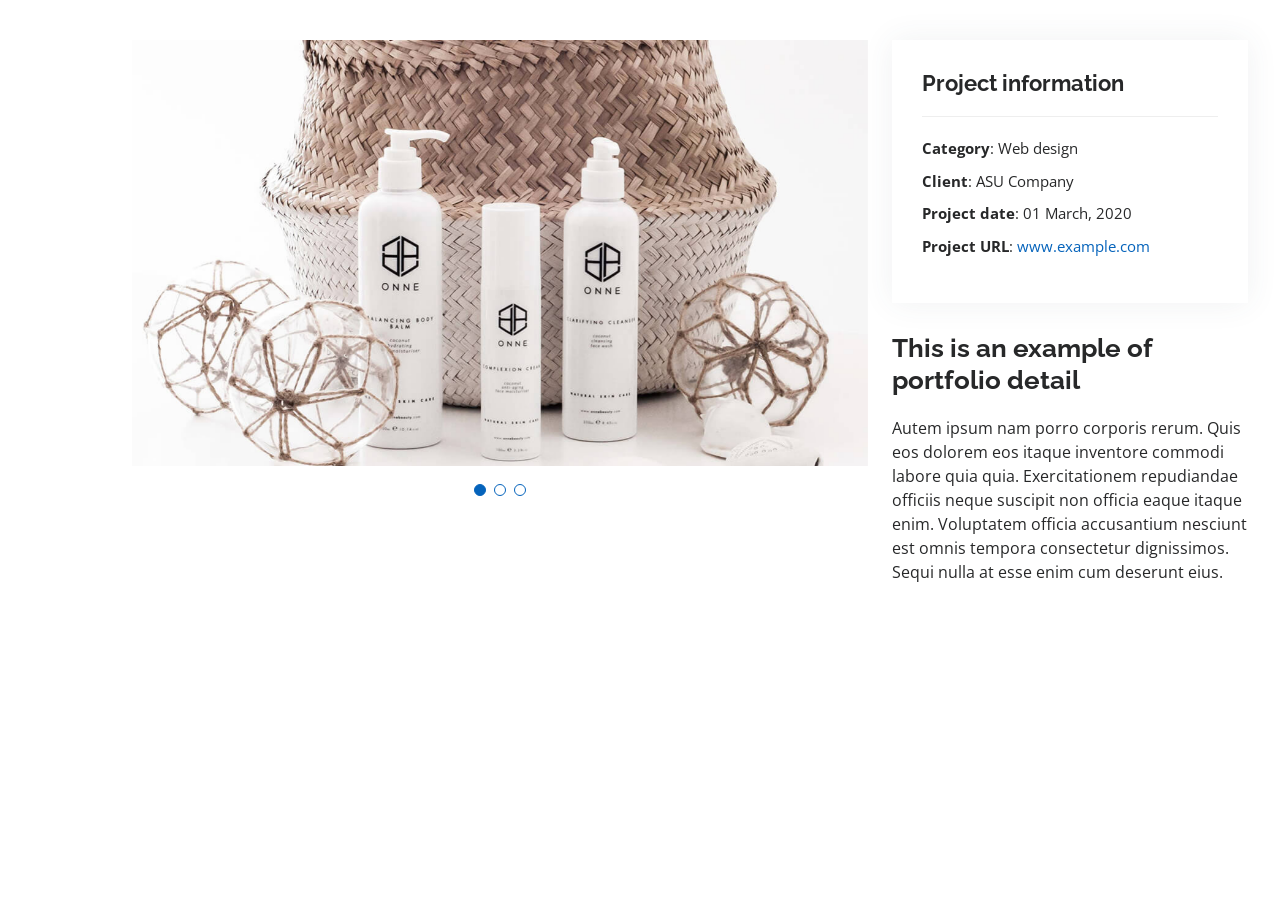
<file: portfolio-details.html>
<!DOCTYPE html>
<html lang="en">

<head>
  <meta charset="utf-8">
  <meta content="width=device-width, initial-scale=1.0" name="viewport">

  <title>Portfolio Details - Personal Bootstrap Template</title>
  <meta content="" name="description">
  <meta content="" name="keywords">

  <!-- Favicons -->
  <link href="assets/img/favicon.png" rel="icon">
  <link href="assets/img/apple-touch-icon.png" rel="apple-touch-icon">

  <!-- Google Fonts -->
  <link href="https://fonts.googleapis.com/css?family=Open+Sans:300,300i,400,400i,600,600i,700,700i|Raleway:300,300i,400,400i,500,500i,600,600i,700,700i|Poppins:300,300i,400,400i,500,500i,600,600i,700,700i" rel="stylesheet">

  <!-- Vendor CSS Files -->
  <link href="assets/vendor/aos/aos.css" rel="stylesheet">
  <link href="assets/vendor/bootstrap/css/bootstrap.min.css" rel="stylesheet">
  <link href="assets/vendor/bootstrap-icons/bootstrap-icons.css" rel="stylesheet">
  <link href="assets/vendor/boxicons/css/boxicons.min.css" rel="stylesheet">
  <link href="assets/vendor/glightbox/css/glightbox.min.css" rel="stylesheet">
  <link href="assets/vendor/swiper/swiper-bundle.min.css" rel="stylesheet">

  <!-- Template Main CSS File -->
  <link href="assets/css/style.css" rel="stylesheet">

  <!-- =======================================================
  * Template Name: MyResume
  * Template URL: https://bootstrapmade.com/free-html-bootstrap-template-my-resume/
  * Updated: Mar 17 2024 with Bootstrap v5.3.3
  * Author: BootstrapMade.com
  * License: https://bootstrapmade.com/license/
  ======================================================== -->
</head>

<body>

  <main id="main">

    <!-- ======= Portfolio Details Section ======= -->
    <section id="portfolio-details" class="portfolio-details">
      <div class="container">

        <div class="row gy-4">

          <div class="col-lg-8">
            <div class="portfolio-details-slider swiper">
              <div class="swiper-wrapper align-items-center">

                <div class="swiper-slide">
                  <img src="assets/img/portfolio/portfolio-details-1.jpg" alt="">
                </div>

                <div class="swiper-slide">
                  <img src="assets/img/portfolio/portfolio-details-2.jpg" alt="">
                </div>

                <div class="swiper-slide">
                  <img src="assets/img/portfolio/portfolio-details-3.jpg" alt="">
                </div>

              </div>
              <div class="swiper-pagination"></div>
            </div>
          </div>

          <div class="col-lg-4">
            <div class="portfolio-info">
              <h3>Project information</h3>
              <ul>
                <li><strong>Category</strong>: Web design</li>
                <li><strong>Client</strong>: ASU Company</li>
                <li><strong>Project date</strong>: 01 March, 2020</li>
                <li><strong>Project URL</strong>: <a href="#">www.example.com</a></li>
              </ul>
            </div>
            <div class="portfolio-description">
              <h2>This is an example of portfolio detail</h2>
              <p>
                Autem ipsum nam porro corporis rerum. Quis eos dolorem eos itaque inventore commodi labore quia quia. Exercitationem repudiandae officiis neque suscipit non officia eaque itaque enim. Voluptatem officia accusantium nesciunt est omnis tempora consectetur dignissimos. Sequi nulla at esse enim cum deserunt eius.
              </p>
            </div>
          </div>

        </div>

      </div>
    </section><!-- End Portfolio Details Section -->

  </main><!-- End #main -->

  <div id="preloader"></div>
  <a href="#" class="back-to-top d-flex align-items-center justify-content-center"><i class="bi bi-arrow-up-short"></i></a>

  <!-- Vendor JS Files -->
  <script src="assets/vendor/purecounter/purecounter_vanilla.js"></script>
  <script src="assets/vendor/aos/aos.js"></script>
  <script src="assets/vendor/bootstrap/js/bootstrap.bundle.min.js"></script>
  <script src="assets/vendor/glightbox/js/glightbox.min.js"></script>
  <script src="assets/vendor/isotope-layout/isotope.pkgd.min.js"></script>
  <script src="assets/vendor/swiper/swiper-bundle.min.js"></script>
  <script src="assets/vendor/typed.js/typed.umd.js"></script>
  <script src="assets/vendor/waypoints/noframework.waypoints.js"></script>
  <script src="assets/vendor/php-email-form/validate.js"></script>

  <!-- Template Main JS File -->
  <script src="assets/js/main.js"></script>

</body>

</html>
</file>
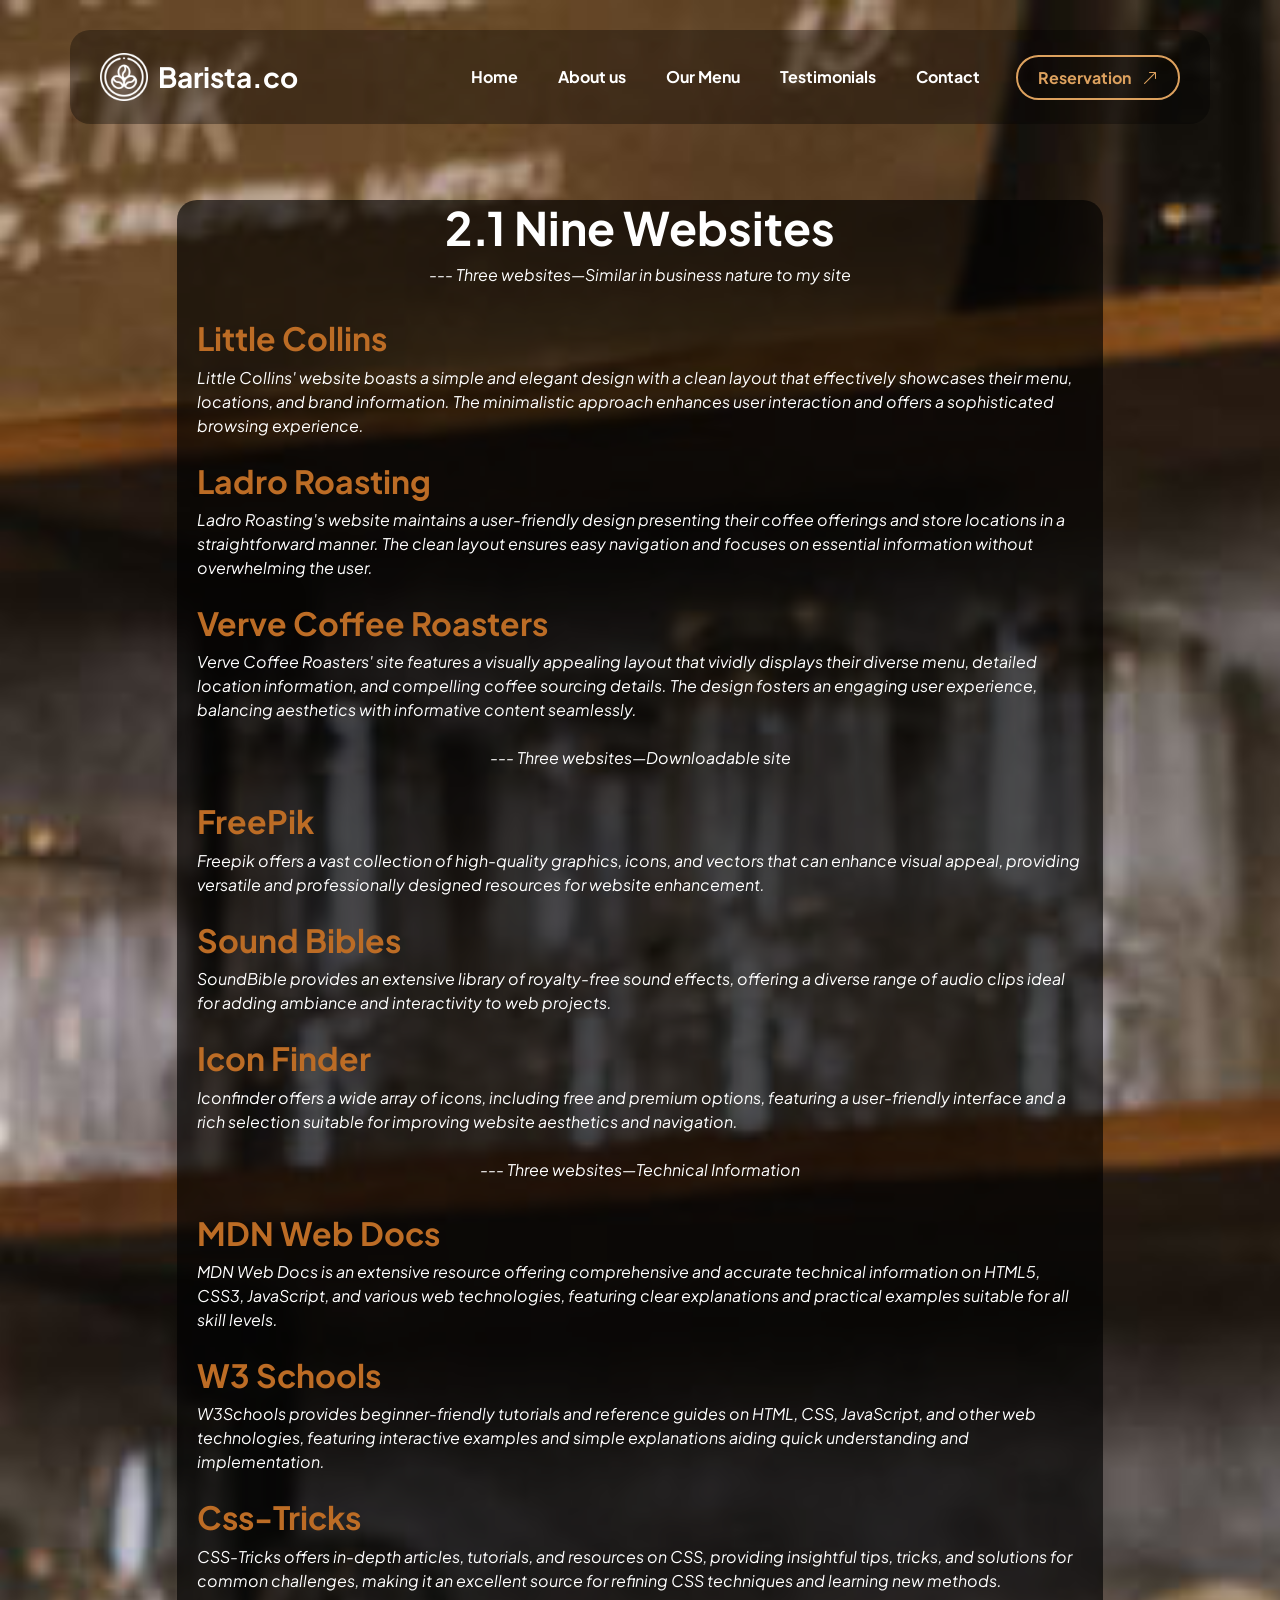
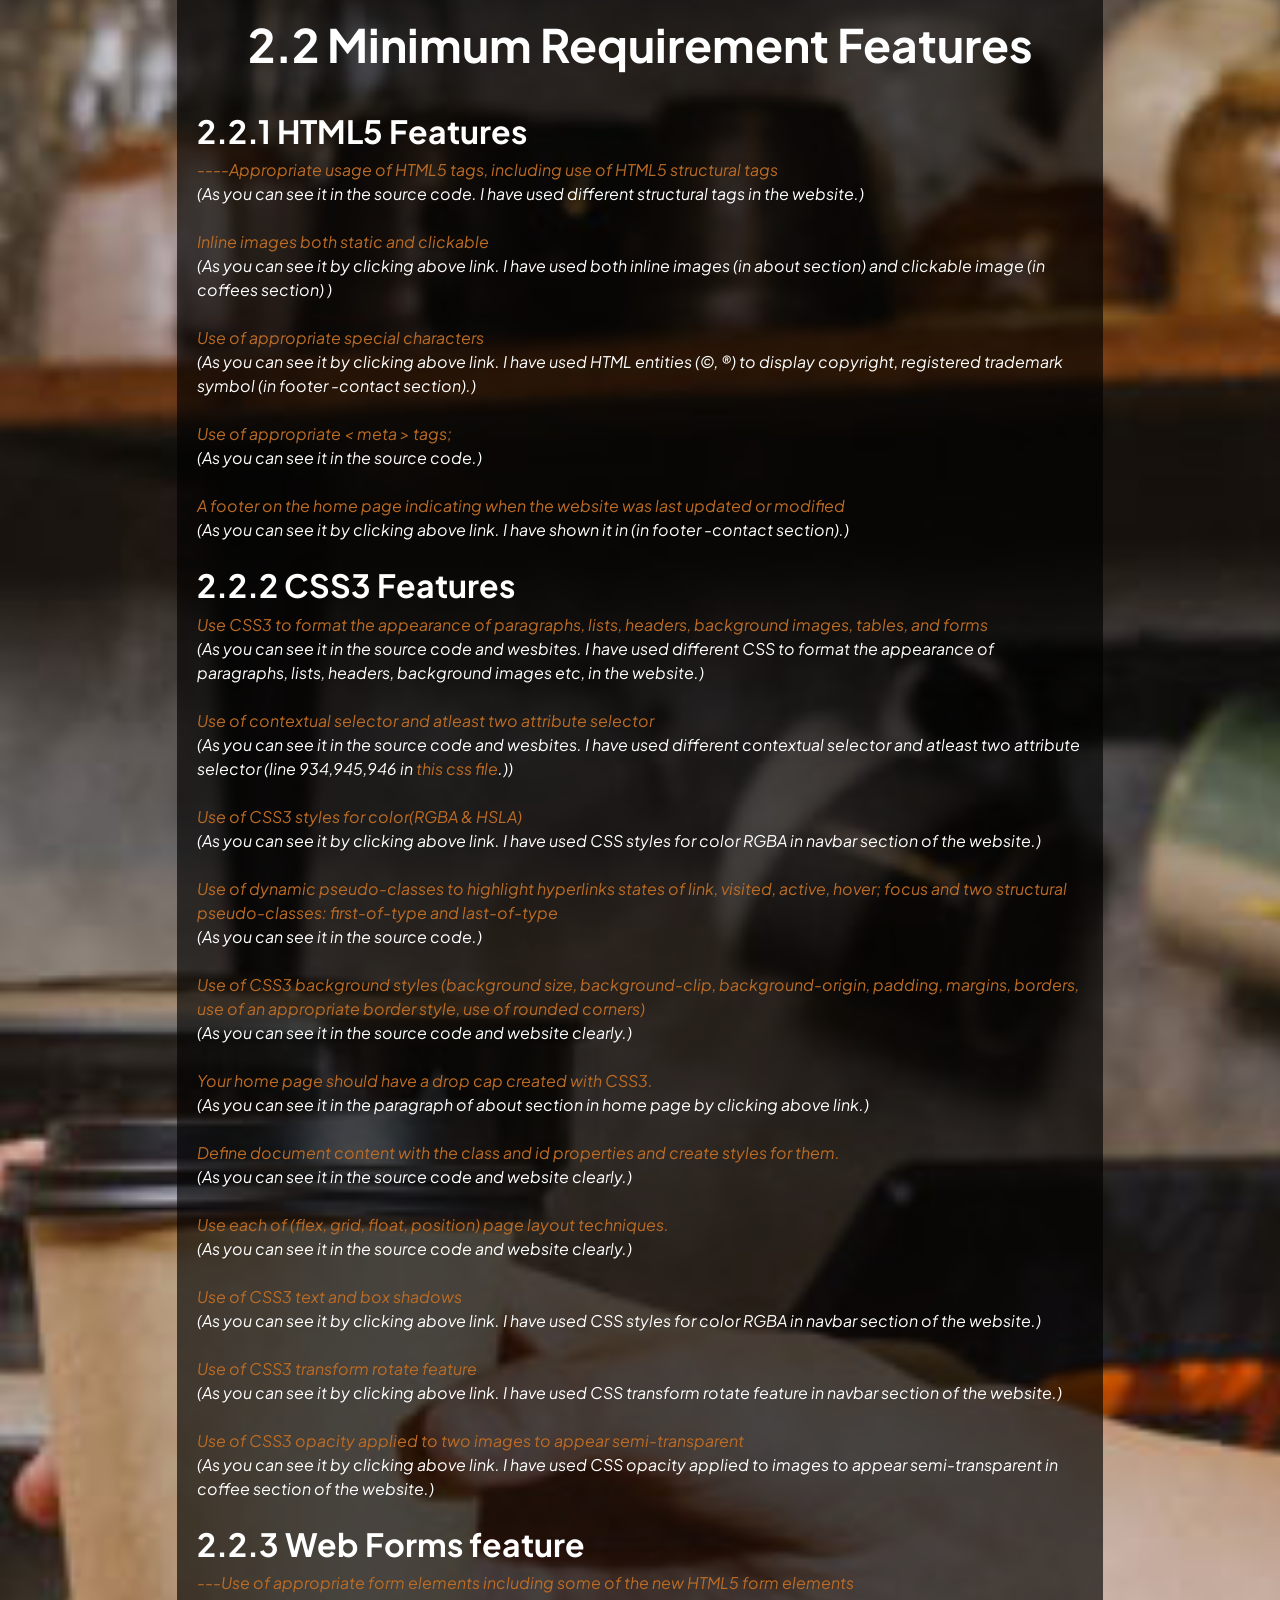
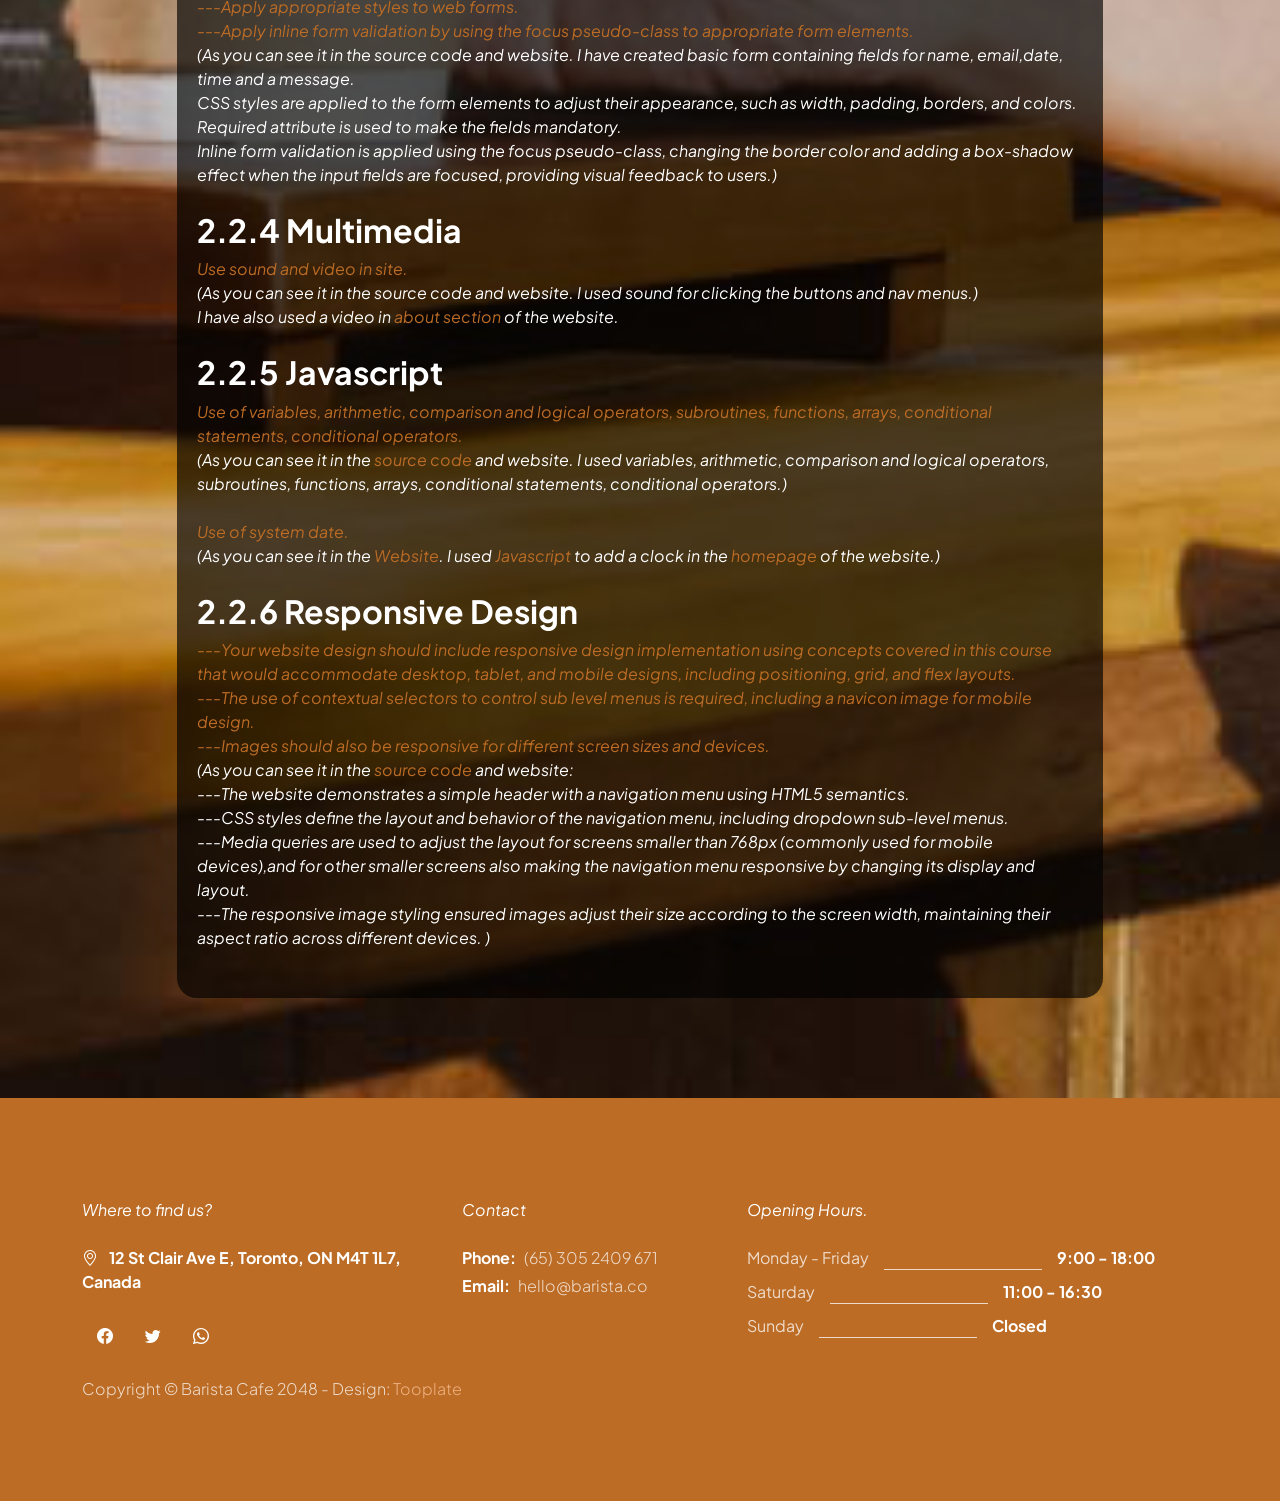
<file: reference.html>
<!doctype html>
<html lang="en">

<head>
    <meta charset="utf-8">
    <meta name="viewport" content="width=device-width, initial-scale=1">

    <meta name="description" content="">
    <meta name="author" content="">

    <title>Cross Reference - Barista Cafe</title>

    <!-- favicon link -->
    <link rel="icon" href="images/coffee-beans.png">

    <!-- CSS FILES -->
    <link rel="preconnect" href="https://fonts.googleapis.com">

    <link rel="preconnect" href="https://fonts.gstatic.com" crossorigin>

    <link
        href="https://fonts.googleapis.com/css2?family=Plus+Jakarta+Sans:ital,wght@0,200;0,400;0,600;0,700;1,200;1,700&display=swap"
        rel="stylesheet">

    <link href="css/bootstrap.min.css" rel="stylesheet">

    <link href="css/bootstrap-icons.css" rel="stylesheet">

    <link href="css/vegas.min.css" rel="stylesheet">

    <link href="css/tooplate-barista.css" rel="stylesheet">
    <!--

Tooplate 2137 Barista

https://www.tooplate.com/view/2137-barista-cafe

Bootstrap 5 HTML CSS Template

-->
</head>

<body class="reservation-page">

    <main>
        <nav class="navbar navbar-expand-lg">
            <div class="container">
                <a class="navbar-brand d-flex align-items-center" href="index.html">
                    <img src="images/coffee-beans.png" class="navbar-brand-image img-fluid" alt="">
                    Barista.co
                </a>

                <button class="navbar-toggler" type="button" data-bs-toggle="collapse" data-bs-target="#navbarNav"
                    aria-controls="navbarNav" aria-expanded="false" aria-label="Toggle navigation">
                    <span class="navbar-toggler-icon"></span>
                </button>

                <div class="collapse navbar-collapse" id="navbarNav">
                    <ul class="navbar-nav ms-lg-auto">
                        <li class="nav-item">
                            <a class="nav-link" href="index.html#section_1">Home</a>
                        </li>

                        <li class="nav-item">
                            <a class="nav-link" href="index.html#section_2">About us</a>
                        </li>

                        <li class="nav-item">
                            <a class="nav-link" href="index.html#section_3">Our Menu</a>
                        </li>

                        <li class="nav-item">
                            <a class="nav-link" href="index.html#section_4">Testimonials</a>
                        </li>

                        <li class="nav-item">
                            <a class="nav-link" href="index.html#section_5">Contact</a>
                        </li>
                    </ul>

                    <div class="ms-lg-3">
                        <a class="btn custom-btn custom-border-btn" href="reservation.html">
                            Reservation
                            <i class="bi-arrow-up-right ms-2"></i>
                        </a>
                    </div>
                </div>
            </div>
        </nav>

        <!-- audio -->
        <audio id="audioPlayer">
            <source src="audios/click-sfx.mp3" type="audio/mpeg">
            Your browser does not support the audio element.
        </audio>
        <!-- audio -->


        <section class="booking-section section-padding">
            <div class="container">
                <div class="row">

                    <div class="col-lg-10 col-12 mx-auto">
                        <div class="booking-form-wrap">
                            <div class="row">
                                <div class="col-12 p-0">
                                    <!-- ############### 2.1 Nine Websites ###################-->
                                    <div class="text-center mb-4 pb-lg-2">
                                        <h2 class="text-white">2.1 Nine Websites</h2>
                                        <em class="text-white">--- Three websites—Similar in business nature to my
                                            site</em>
                                    </div>

                                    <div class="text-left p-0-2">

                                        <div class="mb-3 pb-lg-2">
                                            <h3 class="text-white"><a href="https://www.littlecollinsnyc.com/"
                                                    target="_blank">Little
                                                    Collins</a></h3>
                                            <em class="text-white">Little Collins' website boasts a simple and
                                                elegant design with a clean layout that effectively showcases their
                                                menu,
                                                locations, and brand information. The minimalistic approach enhances
                                                user
                                                interaction and offers a sophisticated browsing experience.</em>
                                        </div>

                                        <div class="mb-3 pb-lg-2">
                                            <h3 class="text-white"><a href="https://www.caffeladro.com/"
                                                    target="_blank">Ladro
                                                    Roasting</a>
                                            </h3>
                                            <em class="text-white">Ladro Roasting's website maintains a user-friendly
                                                design presenting their coffee offerings and store locations in a
                                                straightforward manner. The clean layout ensures easy navigation and
                                                focuses
                                                on essential information without overwhelming the user.</em>
                                        </div>

                                        <div class="mb-3 pb-lg-2">
                                            <h3 class="text-white"><a href="https://www.vervecoffee.com/"
                                                    target="_blank">Verve Coffee
                                                    Roasters</a></h3>
                                            <em class="text-white">Verve Coffee Roasters' site features a visually
                                                appealing layout that vividly displays their diverse menu, detailed
                                                location
                                                information, and compelling coffee sourcing details. The design fosters
                                                an
                                                engaging user experience, balancing aesthetics with informative content
                                                seamlessly.</em>
                                        </div>

                                    </div>

                                    <div class="text-center mb-4 pb-lg-2">
                                        <em class="text-white">--- Three websites—Downloadable
                                            site</em>
                                    </div>
                                    <div class="text-left p-0-2">

                                        <div class="mb-3 pb-lg-2">
                                            <h3 class="text-white"><a href="https://www.freepik.com/"
                                                    target="_blank">FreePik</a></h3>
                                            <em class="text-white">Freepik offers a vast collection of high-quality
                                                graphics, icons, and vectors that can enhance visual appeal, providing
                                                versatile and professionally designed resources for website
                                                enhancement.</em>
                                        </div>

                                        <div class="mb-3 pb-lg-2">
                                            <h3 class="text-white"><a href="https://soundbible.com/"
                                                    target="_blank">Sound Bibles</a>
                                            </h3>
                                            <em class="text-white"> SoundBible provides an extensive library of
                                                royalty-free sound effects, offering a diverse range of audio clips
                                                ideal for adding ambiance and interactivity to web projects.</em>
                                        </div>

                                        <div class="mb-3 pb-lg-2">
                                            <h3 class="text-white"><a href="https://www.iconfinder.com/"
                                                    target="_blank">Icon Finder</a></h3>
                                            <em class="text-white"> Iconfinder offers a wide array of icons, including
                                                free and premium options, featuring a user-friendly interface and a rich
                                                selection suitable for improving website aesthetics and navigation.</em>
                                        </div>

                                    </div>

                                    <div class="text-center mb-4 pb-lg-2">
                                        <em class="text-white">--- Three websites—Technical Information</em>
                                    </div>

                                    <div class="text-left p-0-2">

                                        <div class="mb-3 pb-lg-2">
                                            <h3 class="text-white"><a href="https://developer.mozilla.org/en-US/"
                                                    target="_blank">MDN Web Docs</a></h3>
                                            <em class="text-white">MDN Web Docs is an extensive resource offering
                                                comprehensive and accurate technical information on HTML5, CSS3,
                                                JavaScript, and various web technologies, featuring clear explanations
                                                and practical examples suitable for all skill levels.</em>
                                        </div>

                                        <div class="mb-3 pb-lg-2">
                                            <h3 class="text-white"><a href="https://www.w3schools.com/"
                                                    target="_blank">W3
                                                    Schools</a>
                                            </h3>
                                            <em class="text-white"> W3Schools provides beginner-friendly tutorials and
                                                reference guides on HTML, CSS, JavaScript, and other web technologies,
                                                featuring interactive examples and simple explanations aiding quick
                                                understanding and implementation.</em>
                                        </div>

                                        <div class="mb-3 pb-lg-2">
                                            <h3 class="text-white"><a href="https://css-tricks.com/"
                                                    target="_blank">Css-Tricks</a></h3>
                                            <em class="text-white">CSS-Tricks offers in-depth articles, tutorials, and
                                                resources on CSS, providing insightful tips, tricks, and solutions for
                                                common challenges, making it an excellent source for refining CSS
                                                techniques and learning new methods.</em>
                                        </div>

                                    </div>

                                    <!-- ######################################################## -->

                                    <!-- ################ 2.2 Minimum Requirement Features ###########-->
                                    <div class="text-center mb-4 pb-lg-2">
                                        <h2 class="text-white">2.2 Minimum Requirement Features</h2>
                                    </div>

                                    <div class="text-left p-0-2">
                                        <div class="mb-3 pb-lg-2">

                                            <!-- 2.2.1 HTML5 Features -->
                                            <h3 class="text-white">2.2.1 HTML5 Features </h3>
                                            <em class="text-white">

                                                <a href="index.html">
                                                    ----Appropriate usage of HTML5 tags, including use of HTML5
                                                    structural tags
                                                </a>
                                                <br>
                                                <em>(As you can see it in the source code. I have used different
                                                    structural tags in the website.)
                                                </em>
                                                <br>
                                                <br>

                                                <a href="index.html#section_3">
                                                    Inline images both static and clickable
                                                </a>
                                                <br>
                                                <em>(As you can see it by clicking above link. I have used both inline
                                                    images (in about section) and clickable image (in coffees section) )
                                                </em>
                                                <br>
                                                <br>

                                                <a href="index.html#section_6">
                                                    Use of appropriate special characters
                                                </a>
                                                <br>
                                                <em>(As you can see it by clicking above link. I have used HTML entities
                                                    (&copy;, &reg;) to display copyright, registered trademark symbol
                                                    (in footer -contact section).)
                                                </em>
                                                <br>
                                                <br>

                                                <a href="#">
                                                    Use of appropriate
                                                    &lt; meta &gt tags;
                                                </a>
                                                <br>
                                                <em>(As you can see it in the source code.)
                                                </em>
                                                <br>
                                                <br>

                                                <a href="index.html#section_6">
                                                    A footer on the home page indicating when the website was last
                                                    updated or modified
                                                </a>
                                                <br>
                                                <em>(As you can see it by clicking above link. I have shown it in
                                                    (in footer -contact section).)
                                                </em>
                                                <br>
                                                <br>
                                            </em>
                                            <!-- 2.2.1 HTML5 Features -->

                                            <!-- 2.2.2 CSS3 Features -->
                                            <h3 class="text-white">2.2.2 CSS3 Features </h3>
                                            <em class="text-white">

                                                <a href="index.html">
                                                    Use CSS3 to format the appearance of paragraphs, lists, headers,
                                                    background images, tables, and forms
                                                </a>
                                                <br>
                                                <em>(As you can see it in the source code and wesbites. I have used
                                                    different CSS to format the appearance of paragraphs, lists,
                                                    headers,
                                                    background images etc, in the website.)
                                                </em>
                                                <br>
                                                <br>

                                                <a href="#">
                                                    Use of contextual selector and atleast two attribute selector
                                                </a>
                                                <br>
                                                <em>(As you can see it in the source code and wesbites. I have used
                                                    different
                                                    contextual selector and atleast two attribute selector (line
                                                    934,945,946 in <a href="css/tooplate-barista.css">this css
                                                        file</a>.))
                                                    <br>
                                                    <br>

                                                    <a href="index.html">
                                                        Use of CSS3 styles for color(RGBA & HSLA)
                                                    </a>
                                                    <br>
                                                    <em>(As you can see it by clicking above link. I have used CSS
                                                        styles for color RGBA in navbar section of the website.)
                                                    </em>
                                                    <br>
                                                    <br>

                                                    <a href="css/tooplate-barista.css">
                                                        Use of dynamic pseudo-classes to highlight hyperlinks states of
                                                        link, visited, active, hover; focus and two structural
                                                        pseudo-classes: first-of-type and last-of-type
                                                    </a>
                                                    <br>
                                                    <em>(As you can see it in the source code.)
                                                    </em>
                                                    <br>
                                                    <br>

                                                    <a href="css/tooplate-barista.css">
                                                        Use of CSS3 background styles (background size, background-clip,
                                                        background-origin, padding, margins, borders, use of an
                                                        appropriate border style, use of rounded corners)
                                                    </a>
                                                    <br>
                                                    <em>(As you can see it in the source code and website clearly.)
                                                    </em>
                                                    <br>
                                                    <br>

                                                    <a href="index.html#section_2">
                                                        Your home page should have a drop cap created with CSS3.
                                                    </a>
                                                    <br>
                                                    <em>(As you can see it in the paragraph of about section in home
                                                        page by clicking above link.)
                                                    </em>
                                                    <br>
                                                    <br>

                                                    <a href="css/tooplate-barista.css">
                                                        Define document content with the class and id properties and
                                                        create styles for them.
                                                    </a>
                                                    <br>
                                                    <em>(As you can see it in the source code and website clearly.)
                                                    </em>
                                                    <br>
                                                    <br>

                                                    <a href="css/tooplate-barista.css">
                                                        Use each of (flex, grid, float, position) page layout
                                                        techniques.
                                                    </a>
                                                    <br>
                                                    <em>(As you can see it in the source code and website clearly.)
                                                    </em>
                                                    <br>
                                                    <br>

                                                    <a href="index.html">
                                                        Use of CSS3 text and box shadows
                                                    </a>
                                                    <br>
                                                    <em>(As you can see it by clicking above link. I have used CSS
                                                        styles for color RGBA in navbar section of the website.)
                                                    </em>
                                                    <br>
                                                    <br>

                                                    <a href="index.html">
                                                        Use of CSS3 transform rotate feature
                                                    </a>
                                                    <br>
                                                    <em>(As you can see it by clicking above link. I have used CSS
                                                        transform rotate feature in navbar section of the website.)
                                                    </em>
                                                    <br>
                                                    <br>

                                                    <a href="index.html#section_3">
                                                        Use of CSS3 opacity applied to two images to appear
                                                        semi-transparent
                                                    </a>
                                                    <br>
                                                    <em>(As you can see it by clicking above link. I have used CSS
                                                        opacity applied to images to appear
                                                        semi-transparent in coffee section of the website.)
                                                    </em>
                                                    <br>
                                                    <br>
                                                </em>
                                            </em>
                                            <!-- 2.2.2 CSS3 Features -->


                                            <!-- 2.2.3 Web Forms -->
                                            <h3 class="text-white">2.2.3 Web Forms feature </h3>
                                            <em class="text-white">

                                                <a href="index.html">
                                                    ---Use of appropriate form elements including some of the new HTML5
                                                    form elements
                                                    <br>
                                                    ---Apply appropriate styles to web forms.
                                                    <br>
                                                    ---Apply inline form validation by using the focus pseudo-class to
                                                    appropriate form elements.
                                                </a>
                                                <br>
                                                <em>(As you can see it in the source code and website. I have created
                                                    basic form containing fields for name, email,date, time
                                                    and a message.
                                                    <br>
                                                    CSS styles are applied to the form elements to adjust their
                                                    appearance, such as width, padding, borders, and colors.
                                                    <br>
                                                    Required attribute is used to make the fields mandatory.
                                                    <br>
                                                    Inline form validation is applied using the focus pseudo-class,
                                                    changing the border color and adding a box-shadow effect when the
                                                    input fields are focused, providing visual feedback to users.)
                                                </em>
                                                <br>
                                                <br>
                                            </em>
                                            <!-- 2.2.3 Web Forms -->

                                            <!-- 2.2.4 Multimedia -->
                                            <h3 class="text-white">2.2.4 Multimedia </h3>
                                            <em class="text-white">

                                                <a href="index.html">
                                                    Use sound and video in site.
                                                </a>
                                                <br>
                                                <em>(As you can see it in the source code and website. I used sound for
                                                    clicking the buttons and nav menus.)
                                                    <br>
                                                    I have also used a video in <a href="index.html#section_2">about
                                                        section</a>
                                                    of the
                                                    website.
                                                </em>
                                                <br>
                                                <br>
                                            </em>
                                            <!-- 2.2.4 Multimedia -->

                                            <!-- 2.2.5 Javascript -->
                                            <h3 class="text-white">2.2.5 Javascript </h3>

                                            <em class="text-white">
                                                <a href="js/">
                                                    Use of variables, arithmetic, comparison and logical operators,
                                                    subroutines, functions, arrays, conditional statements, conditional
                                                    operators.
                                                </a>
                                                <br>
                                                <em>(As you can see it in the <a href="js/">source code</a> and website.
                                                    I used variables,
                                                    arithmetic, comparison and logical operators,
                                                    subroutines, functions, arrays, conditional statements, conditional
                                                    operators.)
                                                </em>
                                                <br>
                                                <br>

                                                <a href="index.html">
                                                    Use of system date.
                                                </a>
                                                <br>
                                                <em>(As you can see it in the <a href="index.html">Website</a>.
                                                    I used <a href="js/site-clock.js">Javascript</a> to add a clock in
                                                    the <a href="index.html">homepage</a> of the website.)
                                                </em>
                                                <br>
                                                <br>
                                            </em>
                                            <!-- 2.2.5 Javascript -->

                                            <!-- 2.2.6  Responsive Design -->
                                            <h3 class="text-white">2.2.6 Responsive Design </h3>

                                            <em class="text-white">
                                                <a href="index.html">
                                                    ---Your website design should include responsive design
                                                    implementation
                                                    using concepts covered in this course that would accommodate
                                                    desktop, tablet, and mobile designs, including positioning, grid,
                                                    and flex layouts.
                                                    <br>
                                                    ---The use of contextual selectors to control sub level menus is
                                                    required, including a navicon image for mobile design.
                                                    <br>
                                                    ---Images should also be responsive for different screen sizes and
                                                    devices.
                                                </a>
                                                <br>
                                                <em>(As you can see it in the <a href="css/">source code</a> and
                                                    website:
                                                    <br>
                                                    ---The website demonstrates a simple header with a navigation menu
                                                    using HTML5 semantics.
                                                    <br>
                                                    ---CSS styles define the layout and behavior of the navigation menu,
                                                    including dropdown sub-level menus.
                                                    <br>
                                                    ---Media queries are used to adjust the layout for screens smaller
                                                    than
                                                    768px (commonly used for mobile devices),and for other smaller
                                                    screens also making the navigation menu
                                                    responsive by changing its display and layout.
                                                    <br>
                                                    ---The responsive image styling ensured images adjust their size
                                                    according to the screen width, maintaining their aspect ratio across
                                                    different devices.
                                                    )
                                                </em>
                                                <br>
                                                <br>
                                            </em>
                                            <!-- 2.2.6 Responsive Design -->
                                        </div>
                                    </div>


                                    <!-- ######################################################## -->

                                </div>

                            </div>
                        </div>

                    </div>
                </div>
        </section>


        <footer class="site-footer">
            <div class="container">
                <div class="row">

                    <div class="col-lg-4 col-12 me-auto">
                        <em class="text-white d-block mb-4">Where to find us?</em>

                        <strong class="text-white">
                            <i class="bi-geo-alt me-2"></i>
                            12 St Clair Ave E, Toronto, ON M4T 1L7, Canada
                        </strong>

                        <ul class="social-icon mt-4">
                            <li class="social-icon-item">
                                <a href="#" class="social-icon-link bi-facebook">
                                </a>
                            </li>

                            <li class="social-icon-item">
                                <a href="https://x.com/minthu" target="_new" class="social-icon-link bi-twitter">
                                </a>
                            </li>

                            <li class="social-icon-item">
                                <a href="#" class="social-icon-link bi-whatsapp">
                                </a>
                            </li>
                        </ul>
                    </div>

                    <div class="col-lg-3 col-12 mt-4 mb-3 mt-lg-0 mb-lg-0">
                        <em class="text-white d-block mb-4">Contact</em>

                        <p class="d-flex mb-1">
                            <strong class="me-2">Phone:</strong>
                            <a href="tel: 305-240-9671" class="site-footer-link">
                                (65)
                                305 2409 671
                            </a>
                        </p>

                        <p class="d-flex">
                            <strong class="me-2">Email:</strong>

                            <a href="mailto:info@yourgmail.com" class="site-footer-link">
                                hello@barista.co
                            </a>
                        </p>
                    </div>


                    <div class="col-lg-5 col-12">
                        <em class="text-white d-block mb-4">Opening Hours.</em>

                        <ul class="opening-hours-list">
                            <li class="d-flex">
                                Monday - Friday
                                <span class="underline"></span>

                                <strong>9:00 - 18:00</strong>
                            </li>

                            <li class="d-flex">
                                Saturday
                                <span class="underline"></span>

                                <strong>11:00 - 16:30</strong>
                            </li>

                            <li class="d-flex">
                                Sunday
                                <span class="underline"></span>

                                <strong>Closed</strong>
                            </li>
                        </ul>
                    </div>

                    <div class="col-lg-8 col-12 mt-4">
                        <p class="copyright-text mb-0">Copyright © Barista Cafe 2048
                            - Design: <a rel="sponsored" href="https://www.tooplate.com" target="_blank">Tooplate</a>
                        </p>
                    </div>

                </div>
        </footer>
    </main>


    <!-- JAVASCRIPT FILES -->
    <script src="js/jquery.min.js"></script>
    <script src="js/bootstrap.min.js"></script>
    <script src="js/jquery.sticky.js"></script>
    <script src="js/vegas.min.js"></script>
    <script src="js/custom.js"></script>
    <script src="js/clicksound.js"></script>

</body>

</html>
</file>
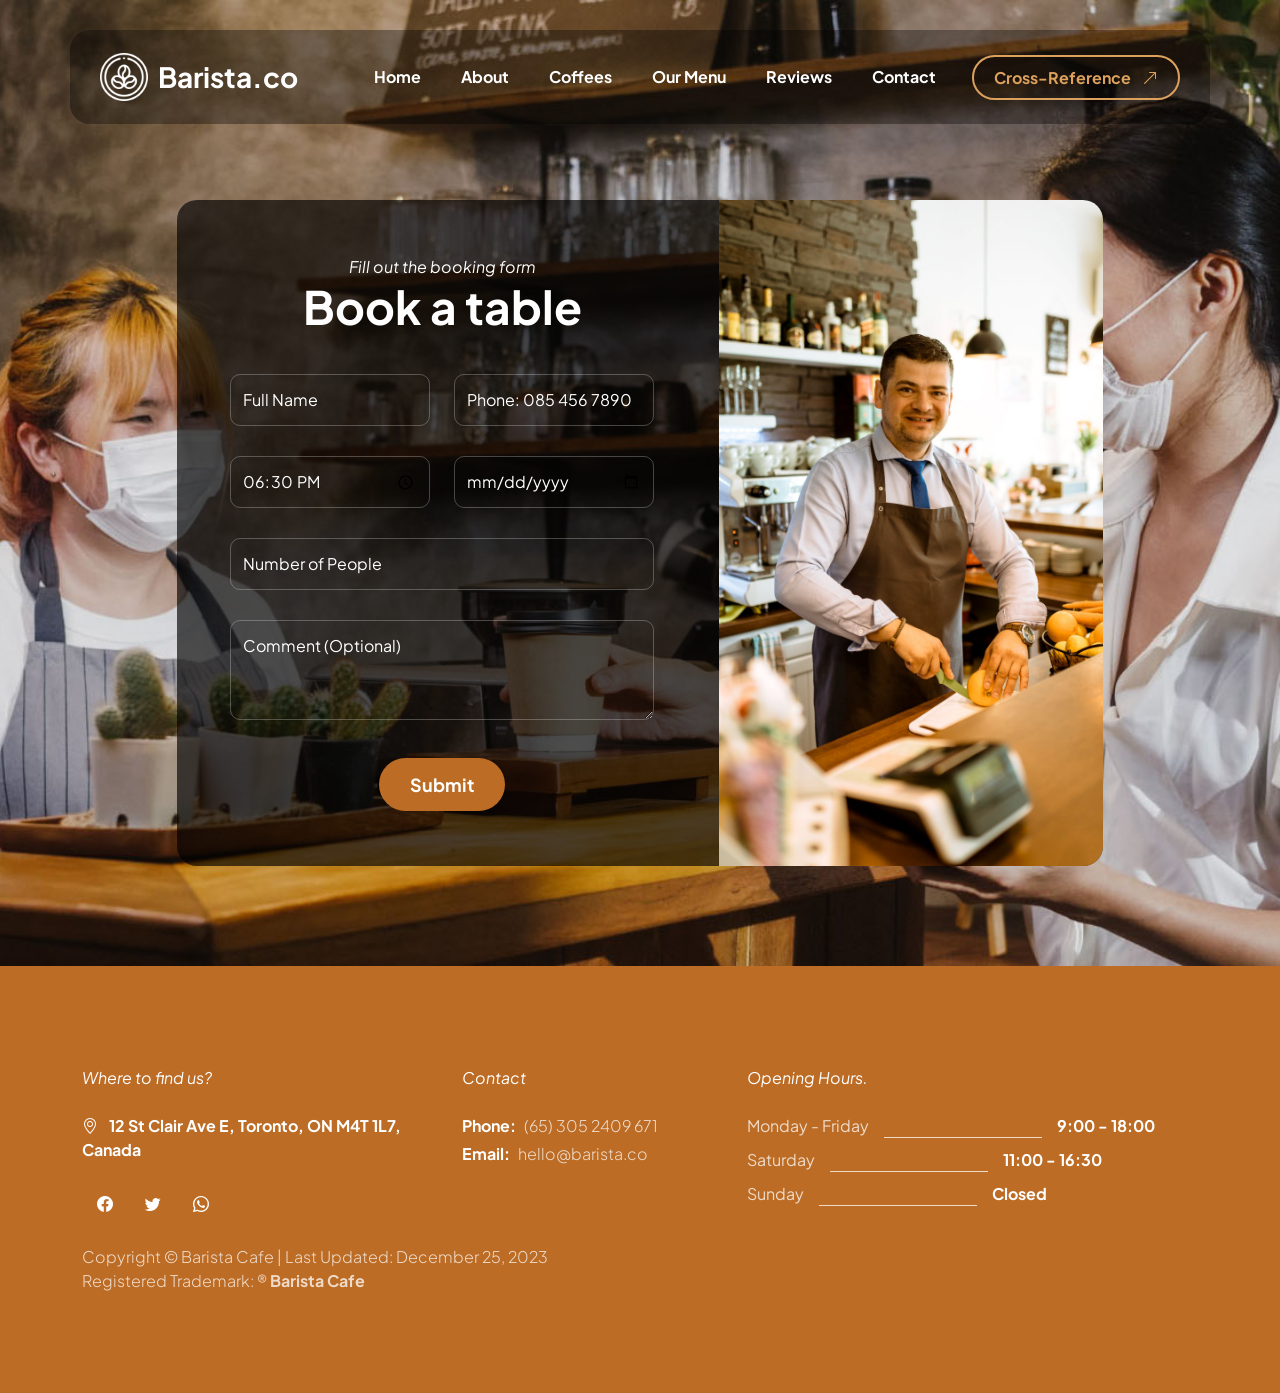
<file: reservation.html>
<!doctype html>
<html lang="en">

<head>
    <meta charset="utf-8">
    <meta name="viewport" content="width=device-width, initial-scale=1">

    <meta name="description" content="">
    <meta name="author" content="">

    <title>Reservation - Barista Cafe</title>

    <!-- favicon link -->
    <link rel="icon" href="images/coffee-beans.png">

    <!-- CSS FILES -->
    <link rel="preconnect" href="https://fonts.googleapis.com">

    <link rel="preconnect" href="https://fonts.gstatic.com" crossorigin>

    <link
        href="https://fonts.googleapis.com/css2?family=Plus+Jakarta+Sans:ital,wght@0,200;0,400;0,600;0,700;1,200;1,700&display=swap"
        rel="stylesheet">

    <link href="css/bootstrap.min.css" rel="stylesheet">

    <link href="css/bootstrap-icons.css" rel="stylesheet">

    <link href="css/vegas.min.css" rel="stylesheet">

    <link href="css/tooplate-barista.css" rel="stylesheet">
    <!--

Tooplate 2137 Barista

https://www.tooplate.com/view/2137-barista-cafe

Bootstrap 5 HTML CSS Template

-->
</head>

<body class="reservation-page">

    <main>
        <nav class="navbar navbar-expand-lg">
            <div class="container">
                <a class="navbar-brand d-flex align-items-center" href="index.html">
                    <img src="images/coffee-beans.png" class="navbar-brand-image img-fluid" alt="">
                    Barista.co
                </a>

                <button class="navbar-toggler" type="button" data-bs-toggle="collapse" data-bs-target="#navbarNav"
                    aria-controls="navbarNav" aria-expanded="false" aria-label="Toggle navigation">
                    <span class="navbar-toggler-icon"></span>
                </button>

                <div class="collapse navbar-collapse" id="navbarNav">
                    <ul class="navbar-nav ms-lg-auto">
                        <li class="nav-item">
                            <a class="nav-link click-scroll" href="index.html#section_1">Home</a>
                        </li>

                        <li class="nav-item">
                            <a class="nav-link click-scroll" href="index.html#section_2">About</a>
                        </li>

                        <li class="nav-item">
                            <a class="nav-link click-scroll" href="index.html#section_3">Coffees</a>
                        </li>

                        <li class="nav-item">
                            <a class="nav-link click-scroll" href="index.html#section_4">Our Menu</a>
                        </li>

                        <li class="nav-item">
                            <a class="nav-link click-scroll" href="index.html#section_5">Reviews</a>
                        </li>

                        <li class="nav-item">
                            <a class="nav-link click-scroll" href="index.html#section_6">Contact</a>
                        </li>
                    </ul>

                    <div class="ms-lg-3">
                        <a class="btn custom-btn custom-border-btn" href="reference.html">
                            Cross-Reference
                            <i class="bi-arrow-up-right ms-2"></i>
                        </a>
                    </div>
                </div>
            </div>
        </nav>

        <!-- audio -->
        <audio id="audioPlayer">
            <source src="audios/click-sfx.mp3" type="audio/mpeg">
            Your browser does not support the audio element.
        </audio>
        <!-- audio -->


        <section class="booking-section section-padding">
            <div class="container">
                <div class="row">

                    <div class="col-lg-10 col-12 mx-auto">
                        <div class="booking-form-wrap">
                            <div class="row">
                                <div class="col-lg-7 col-12 p-0">
                                    <form class="custom-form booking-form" action="#" method="post" role="form">
                                        <div class="text-center mb-4 pb-lg-2">
                                            <em class="text-white">Fill out the booking form</em>

                                            <h2 class="text-white">Book a table</h2>
                                        </div>

                                        <div class="booking-form-body">
                                            <div class="row">
                                                <div class="col-lg-6 col-12">
                                                    <input type="text" name="booking-form-name" id="booking-form-name"
                                                        class="form-control" placeholder="Full Name" required>
                                                </div>

                                                <div class="col-lg-6 col-12">
                                                    <input type="tel" class="form-control" name="booking-form-phone"
                                                        placeholder="Phone: 085 456 7890"
                                                        pattern="[0-9]{3}-[0-9]{3}-[0-9]{4}" required>
                                                </div>

                                                <div class="col-lg-6 col-12">
                                                    <input class="form-control" type="time" name="booking-form-time"
                                                        value="18:30">
                                                </div>

                                                <div class="col-lg-6 col-12">
                                                    <input type="date" name="booking-form-date" id="booking-form-date"
                                                        class="form-control" placeholder="Date" required>
                                                </div>

                                                <div class="col-lg-12 col-12">
                                                    <input type="number" name="booking-form-number"
                                                        id="booking-form-number" class="form-control"
                                                        placeholder="Number of People" required>

                                                    <textarea name="booking-form-message" rows="3" class="form-control"
                                                        id="booking-form-message"
                                                        placeholder="Comment (Optional)"></textarea>
                                                </div>

                                                <div class="col-lg-4 col-md-10 col-8 mx-auto mt-2">
                                                    <button type="submit" class="form-control">Submit</button>
                                                </div>
                                            </div>
                                        </div>
                                    </form>
                                </div>

                                <div class="col-lg-5 col-12 p-0">
                                    <div class="booking-form-image-wrap">

                                        <img src="images/barman-with-fruits.jpg" class="booking-form-image img-fluid"
                                            alt="">
                                    </div>

                                </div>
                            </div>
                        </div>

                    </div>
                </div>
        </section>


        <footer class="site-footer">
            <div class="container">
                <div class="row">

                    <div class="col-lg-4 col-12 me-auto">
                        <em class="text-white d-block mb-4">Where to find us?</em>

                        <strong class="text-white">
                            <i class="bi-geo-alt me-2"></i>
                            12 St Clair Ave E, Toronto, ON M4T 1L7, Canada
                        </strong>

                        <ul class="social-icon mt-4">
                            <li class="social-icon-item">
                                <a href="#" class="social-icon-link bi-facebook">
                                </a>
                            </li>

                            <li class="social-icon-item">
                                <a href="#" target="_new" class="social-icon-link bi-twitter">
                                </a>
                            </li>

                            <li class="social-icon-item">
                                <a href="#" class="social-icon-link bi-whatsapp">
                                </a>
                            </li>
                        </ul>
                    </div>

                    <div class="col-lg-3 col-12 mt-4 mb-3 mt-lg-0 mb-lg-0">
                        <em class="text-white d-block mb-4">Contact</em>

                        <p class="d-flex mb-1">
                            <strong class="me-2">Phone:</strong>
                            <a href="tel: 305-240-9671" class="site-footer-link">
                                (65)
                                305 2409 671
                            </a>
                        </p>

                        <p class="d-flex">
                            <strong class="me-2">Email:</strong>

                            <a href="mailto:info@yourgmail.com" class="site-footer-link">
                                hello@barista.co
                            </a>
                        </p>
                    </div>


                    <div class="col-lg-5 col-12">
                        <em class="text-white d-block mb-4">Opening Hours.</em>

                        <ul class="opening-hours-list">
                            <li class="d-flex">
                                Monday - Friday
                                <span class="underline"></span>

                                <strong>9:00 - 18:00</strong>
                            </li>

                            <li class="d-flex">
                                Saturday
                                <span class="underline"></span>

                                <strong>11:00 - 16:30</strong>
                            </li>

                            <li class="d-flex">
                                Sunday
                                <span class="underline"></span>

                                <strong>Closed</strong>
                            </li>
                        </ul>
                    </div>

                    <div class="col-lg-8 col-12 mt-4">
                        <p class="copyright-text mb-0">Copyright &copy; Barista Cafe | Last Updated: December 25, 2023
                            <br>
                            Registered Trademark: &reg; <b>Barista Cafe</b>
                        </p>
                    </div>

                </div>
        </footer>
    </main>


    <!-- JAVASCRIPT FILES -->
    <script src="js/jquery.min.js"></script>
    <script src="js/bootstrap.min.js"></script>
    <script src="js/jquery.sticky.js"></script>
    <script src="js/vegas.min.js"></script>
    <script src="js/custom.js"></script>
    <script src="js/clicksound.js"></script>

</body>

</html>
</file>
<file: css/tooplate-barista.css>
/*

Tooplate 2137 Barista

https://www.tooplate.com/view/2137-barista-cafe

*/

/*---------------------------------------
  CUSTOM PROPERTIES ( VARIABLES )             
-----------------------------------------*/
:root {
  --white-color: #ffffff;
  --primary-color: #BC6C25;
  --secondary-color: #DDA15E;
  --section-bg-primary-color: #b78752;
  --section-bg-secondary-color: #DDA15E;
  --custom-btn-bg-color: #BC6C25;
  --custom-btn-bg-hover-color: #DDA15E;
  --dark-color: #000000;
  --p-color: #717275;
  --border-color: #7fffd4;
  --link-hover-color: #E76F51;

  --body-font-family: 'Plus Jakarta Sans', sans-serif;

  --h1-font-size: 68px;
  --h2-font-size: 46px;
  --h3-font-size: 32px;
  --h4-font-size: 28px;
  --h5-font-size: 24px;
  --h6-font-size: 22px;
  --p-font-size: 20px;
  --btn-font-size: 16px;
  --form-btn-font-size: 18px;
  --menu-font-size: 16px;

  --border-radius-large: 100px;
  --border-radius-medium: 20px;
  --border-radius-small: 10px;

  --font-weight-thin: 200;
  --font-weight-light: 300;
  --font-weight-normal: 400;
  --font-weight-bold: 700;
}

body {
  background-color: var(--white-color);
  font-family: var(--body-font-family);
}


/*---------------------------------------
  TYPOGRAPHY               
-----------------------------------------*/

h2,
h3,
h4,
h5,
h6 {
  color: var(--dark-color);
}

h1,
h2,
h3,
h4,
h5,
h6 {
  font-weight: var(--font-weight-bold);
}

h1 {
  font-size: var(--h1-font-size);
}

h2 {
  font-size: var(--h2-font-size);
}

h3 {
  font-size: var(--h3-font-size);
}

h4 {
  font-size: var(--h4-font-size);
}

h5 {
  font-size: var(--h5-font-size);
}

h6 {
  font-size: var(--h6-font-size);
}

p {
  color: var(--p-color);
  font-size: var(--p-font-size);
  font-weight: var(--font-weight-light);
}

.p-0-2 {
  padding: 0rem 2rem;
}

ul li {
  color: var(--p-color);
  font-size: var(--p-font-size);
  font-weight: var(--font-weight-light);
}

a,
button {
  touch-action: manipulation;
  transition: all 0.3s;
}

a {
  display: inline-block;
  color: var(--primary-color);
  text-decoration: none;
}

a:hover {
  color: var(--link-hover-color);
}

b,
strong {
  font-weight: var(--font-weight-bold);
}


/*---------------------------------------
  SECTION               
-----------------------------------------*/
.section-padding {
  padding-top: 100px;
  padding-bottom: 100px;
}

.section-bg-primary {
  background-color: var(--section-bg-primary-color);
}

.section-bg-secondary {
  background-color: var(--section-bg-secondary-color);
}

.section-overlay {
  background-color: var(--dark-color);
  position: absolute;
  z-index: 9;
  top: 0;
  left: 0;
  pointer-events: none;
  width: 100%;
  height: 100%;
  opacity: 0.65;
}

.section-overlay+.container {
  position: relative;
  z-index: 22;
}

.back-top-icon {
  font-size: var(--h2-font-size);
}


/*---------------------------------------
  TIMELINE               
-----------------------------------------*/
.timeline {
  position: relative;
  max-width: 1200px;
  margin: 0 auto;
}

.timeline::after {
  content: '';
  position: absolute;
  width: 5px;
  background-color: var(--white-color);
  top: 0;
  bottom: 0;
  left: 50%;
  margin-left: -3px;
}

.timeline-container {
  padding: 10px 40px;
  padding-top: 0;
  position: relative;
  background-color: inherit;
  width: 50%;
}

.timeline-container::after {
  content: '';
  position: absolute;
  width: 25px;
  height: 25px;
  right: -12px;
  background-color: var(--white-color);
  border: 5px solid #7c5c52;
  top: 15px;
  border-radius: 50%;
  z-index: 1;
}

.timeline-container-left {
  left: 0;
}

.timeline-container-right {
  left: 50%;
}

.timeline-container-left::before {
  content: " ";
  height: 0;
  position: absolute;
  top: 9px;
  width: 0;
  z-index: 1;
  right: 25px;
  border: medium solid white;
  border-width: 20px 0 20px 20px;
  border-color: transparent transparent transparent white;
}

.timeline-container-right::before {
  content: " ";
  height: 0;
  position: absolute;
  top: 9px;
  width: 0;
  z-index: 1;
  left: 25px;
  border: medium solid white;
  border-width: 20px 20px 20px 0;
  border-color: transparent white transparent transparent;
}

.timeline-container-right::after {
  left: -13px;
}

.timeline-content {
  padding: 5px;
  background-color: var(--white-color);
  position: relative;
  border-radius: var(--border-radius-medium);
}

@media screen and (max-width: 991px) {
  .timeline::after {
    left: 31px;
  }

  .timeline-container {
    width: 100%;
    padding-left: 70px;
    padding-right: 25px;
  }

  .timeline-container::before {
    left: 58px;
    border: medium solid white;
    border-width: 20px 20px 20px 0;
    border-color: transparent white transparent transparent;
  }

  .timeline-container-left::after,
  .timeline-container-right::after {
    left: 6px;
  }

  .timeline-container-right {
    left: 0%;
  }
}


/*---------------------------------------
  CUSTOM BUTTON               
-----------------------------------------*/
.custom-btn {
  background: var(--custom-btn-bg-color);
  border: 2px solid transparent;
  border-radius: var(--border-radius-large);
  color: var(--white-color);
  font-size: var(--btn-font-size);
  font-weight: var(--font-weight-bold);
  line-height: normal;
  transition: all 0.3s;
  padding: 12px 28px;
}

.custom-btn:hover {
  background: var(--custom-btn-bg-hover-color);
  color: var(--white-color);
}

.custom-border-btn {
  background: transparent;
  border: 2px solid var(--white-color);
  color: var(--white-color);
}

.custom-border-btn:hover {
  background: var(--white-color);
  color: var(--secondary-color);
}

.custom-btn-bg-white {
  border-color: var(--white-color);
  color: var(--white-color);
}

.custom-btn-italic {
  font-style: italic;
}


/*---------------------------------------
  NAVIGATION BAR & OFFCANVAS              
-----------------------------------------*/
.sticky-wrapper {
  position: absolute;
  z-index: 999999;
  top: 0;
  right: 0;
  left: 0;
}

.sticky-wrapper.is-sticky .container {
  background: rgba(0, 0, 0, 0.65);
  border-radius: var(--border-radius-medium);
  padding: 15px 30px;
}

.navbar {
  background: transparent;
  z-index: 999999;
  padding-top: 30px;
  padding-bottom: 30px;
}

.navbar .container {
  background: rgba(0, 0, 0, 0.35);
  border-radius: var(--border-radius-medium);
  padding: 15px 30px;
}

.navbar-brand,
.navbar-brand:hover {
  font-size: var(--h4-font-size);
  font-weight: var(--font-weight-bold);
  display: block;
  color: var(--white-color);
}

.navbar .navbar-brand-image {
  filter: brightness(0) invert(1);
}

.navbar-brand-image {
  width: 48px;
  height: auto;
  margin-right: 10px;
}

.navbar .custom-btn {
  padding: 10px 20px;
}

.navbar-expand-lg .navbar-nav .nav-link {
  border-radius: var(--border-radius-large);
  margin: 10px;
  padding: 10px;
}

.navbar-nav .nav-link {
  display: inline-block;
  color: var(--white-color);
  font-size: var(--menu-font-size);
  font-weight: var(--font-weight-bold);
  padding-top: 15px;
  padding-bottom: 15px;
}

.navbar-nav .nav-link.active,
.navbar-nav .nav-link:hover {
  color: var(--secondary-color);
}

.navbar .dropdown-menu {
  background: var(--white-color);
  box-shadow: 0 1rem 3rem rgba(0, 0, 0, .175);
  border: 0;
  display: inherit;
  opacity: 0;
  min-width: 9rem;
  margin-top: 20px;
  padding: 13px 0 10px 0;
  transition: all 0.3s;
  pointer-events: none;
}

.navbar .dropdown-menu::before {
  content: "";
  width: 0;
  height: 0;
  border-left: 20px solid transparent;
  border-right: 20px solid transparent;
  border-bottom: 15px solid var(--white-color);
  position: absolute;
  top: -10px;
  left: 10px;
}

.navbar .dropdown-item {
  display: inline-block;
  color: var(--p-color);
  font-size: var(--menu-font-size);
  font-weight: var(--font-weight-medium);
  position: relative;
}

.navbar .dropdown-item.active,
.navbar .dropdown-item:active,
.navbar .dropdown-item:focus,
.navbar .dropdown-item:hover {
  background: transparent;
  color: var(--link-hover-color);
}

.navbar .dropdown-toggle::after {
  content: "\f282";
  display: inline-block;
  font-family: bootstrap-icons !important;
  font-size: var(--menu-font-size);
  font-style: normal;
  font-weight: normal !important;
  font-variant: normal;
  text-transform: none;
  line-height: 1;
  vertical-align: -.125em;
  -webkit-font-smoothing: antialiased;
  -moz-osx-font-smoothing: grayscale;
  position: relative;
  left: 2px;
  border: 0;
}

@media screen and (min-width: 992px) {
  .navbar .dropdown:hover .dropdown-menu {
    opacity: 1;
    margin-top: 0;
    pointer-events: auto;
  }
}

.navbar-toggler {
  border: 0;
  padding: 0;
  cursor: pointer;
  margin: 0;
  width: 30px;
  height: 35px;
  outline: none;
}

.navbar-toggler:focus {
  outline: none;
  box-shadow: none;
}

.navbar-toggler[aria-expanded="true"] .navbar-toggler-icon {
  background: transparent;
}

.navbar-toggler[aria-expanded="true"] .navbar-toggler-icon:before,
.navbar-toggler[aria-expanded="true"] .navbar-toggler-icon:after {
  transition: top 300ms 50ms ease, -webkit-transform 300ms 350ms ease;
  transition: top 300ms 50ms ease, transform 300ms 350ms ease;
  transition: top 300ms 50ms ease, transform 300ms 350ms ease, -webkit-transform 300ms 350ms ease;
  top: 0;
}

.navbar-toggler[aria-expanded="true"] .navbar-toggler-icon:before {
  transform: rotate(45deg);
}

.navbar-toggler[aria-expanded="true"] .navbar-toggler-icon:after {
  transform: rotate(-45deg);
}

.navbar-toggler .navbar-toggler-icon {
  background: var(--white-color);
  transition: background 10ms 300ms ease;
  display: block;
  width: 30px;
  height: 2px;
  position: relative;
}

.navbar-toggler .navbar-toggler-icon:before,
.navbar-toggler .navbar-toggler-icon:after {
  transition: top 300ms 350ms ease, -webkit-transform 300ms 50ms ease;
  transition: top 300ms 350ms ease, transform 300ms 50ms ease;
  transition: top 300ms 350ms ease, transform 300ms 50ms ease, -webkit-transform 300ms 50ms ease;
  position: absolute;
  right: 0;
  left: 0;
  background: var(--white-color);
  width: 30px;
  height: 2px;
  content: '';
}

.navbar-toggler .navbar-toggler-icon::before {
  top: -8px;
}

.navbar-toggler .navbar-toggler-icon::after {
  top: 8px;
}


/*---------------------------------------
  HERO        
-----------------------------------------*/
.hero-section {
  background-color: var(--dark-color);
  position: relative;
  overflow: hidden;
  min-height: 620px;
  text-align: center;
}

.hero-section::after {
  background-color: rgba(0, 0, 0, 0.65);
  border-radius: var(--border-radius-medium);
  content: "";
  position: absolute;
  top: 55%;
  left: 50%;
  transform: translate(-55%, -50%) rotate(45deg);
  width: 250px;
  height: 350px;
  pointer-events: none;
}

@media screen and (min-width: 991px) {
  .hero-section {
    height: 100vh;
  }
}

.hero-section h1 {
  color: var(--white-color);
}

.small-text {
  color: var(--secondary-color);
}

.hero-section .custom-border-btn {
  border-color: transparent;
}

.hero-section .container {
  position: relative;
  z-index: 9;
}

.hero-slides {
  width: 100%;
  height: 100%;
  position: absolute !important;
}

.opening-hours-list {
  margin: 0;
  padding: 0;
}

.opening-hours-list li {
  color: rgba(255, 255, 255, 0.75);
  font-size: var(--btn-font-size);
  font-weight: var(--font-weight-normal);
  margin-bottom: 10px;
}

.opening-hours-list li .underline {
  background-color: rgba(255, 255, 255, 0.75);
  width: 35%;
  height: 1px;
  margin: auto 15px 0 15px;
}


/*---------------------------------------
  ABOUT              
-----------------------------------------*/

.text-dropcap::first-letter {
  font-size: 3em;
  float: left;
  margin-right: 0.1em;
  font-weight: bold;
  line-height: 0.8;
}

.about-section {
  background-color: var(--secondary-color);
  position: relative;
}

.about-section .ratio {
  border-radius: var(--border-radius-medium);
}

.custom-video {
  border-radius: var(--border-radius-medium);
  width: 100%;
  height: 100%;
  object-fit: cover;
}

.about-image-wrap {
  border-radius: var(--border-radius-medium);
  position: relative;
  overflow: hidden;
}

.about-video-info {
  background-image: linear-gradient(to bottom, rgba(0, 0, 0, 0.35), rgba(188, 108, 37, 1));
  border-radius: var(--border-radius-medium);
  bottom: 0;
  height: auto;
  padding: 40px;
}

.about-video-info h4 {
  color: var(--white-color);
}

.about-section h6 {
  color: var(--secondary-color);
}

.team-block-wrap {
  background-color: var(--secondary-color);
  border-radius: var(--border-radius-medium);
  position: relative;
  overflow: hidden;
  max-height: 450px;
  cursor: pointer;
}

.team-block-wrap:hover .team-block-image {
  transform: scale(1.2);
}

.team-block-image-wrap {
  width: 100%;
}

.team-block-image {
  display: block;
  object-fit: cover;
  width: 100%;
  height: 100%;
  transition: all 0.3s;
  min-height: 20rem;
  opacity: 0.8;
}

.team-block-info {
  background-image: linear-gradient(to bottom, rgba(0, 0, 0, 0.35), rgba(188, 108, 37, 1));
  position: absolute;
  z-index: 2;
  top: 0;
  right: 0;
  bottom: 0;
  left: 0;
  padding: 30px;
}

.team-block-info .badge {
  margin: auto;
  top: 2px;
  bottom: 0;
}


/*---------------------------------------
  OUR MENU              
-----------------------------------------*/
.menu-section {
  background-image: url('../images/happy-waitress-giving-coffee-customers-while-serving-them-coffee-shop.jpg');
  background-repeat: no-repeat;
  background-size: cover;
}

.menu-block-wrap {
  background: rgba(0, 0, 0, 0.65);
  border-radius: var(--border-radius-medium);
  padding: 45px;
}

.menu-block .border-top {
  border-top-color: rgba(255, 255, 255, 0.35) !important;
}

.menu-block h6 {
  color: var(--white-color);
}

.menu-block small {
  color: rgba(255, 255, 255, 0.35);
}

.menu-block strong {
  color: var(--secondary-color);
}

.menu-block-image {
  border-radius: 100%;
  width: 350px;
  height: 350px;
  object-fit: cover;
  display: block;
  margin: auto;
  cursor: pointer;
}

.badge {
  background-color: var(--primary-color);
  font-size: 12px;
  position: relative;
  bottom: 4px;
  padding-bottom: 6px;
}

.badge::before {
  content: "";
  position: absolute;
  top: 0;
  bottom: 0;
  left: -5px;
  border-top: 10px solid transparent;
  border-bottom: 10px solid transparent;
  border-right: 10px solid var(--primary-color);
}


/*---------------------------------------
  REVIEWS              
-----------------------------------------*/
.reviews-section {
  background-color: #7c5c52;
}

.reviews-block {
  background-color: var(--section-bg-primary-color);
  border-radius: var(--border-radius-medium);
  position: relative;
  overflow: hidden;
}

.reviews-block .border-top {
  border-top-color: rgba(255, 255, 255, 0.35) !important;
}

.reviews-block-image-wrap {
  background-image: url('../images/mid-section-waitress-wiping-espresso-machine-with-napkin-cafa-c.jpg');
  background-repeat: no-repeat;
  background-size: cover;
  background-position: center;
  padding: 30px;
}

.reviews-block-image {
  border-radius: var(--border-radius-large);
  width: 65px;
  height: 65px;
  object-fit: cover;
  margin-right: 10px;
}

.reviews-block-info {
  padding: 20px 30px;
}

.reviews-block-info p {
  font-size: var(--btn-font-size);
  font-style: italic;
  color: rgba(255, 255, 255, 0.75);
}

.reviews-group i {
  color: var(--white-color);
}


/*---------------------------------------
  BOOKING SECTION              
-----------------------------------------*/
.booking-section {
  background-image: url('../images/young-female-barista-wear-face-mask-serving-take-away-hot-coffee-paper-cup-consumer-cafe.jpg');
  background-repeat: no-repeat;
  background-position: center;
  background-size: cover;
  position: relative;
}

.booking-form-wrap {
  background-color: rgba(0, 0, 0, 0.65);
  border-radius: var(--border-radius-medium);
  position: relative;
  overflow: hidden;
  margin-top: 100px;
}

.booking-form {
  padding: 55px 65px;
}

.booking-form-image-wrap {
  position: relative;
  height: 100%;
}

.booking-form-image {
  width: 100%;
  height: 100%;
  object-fit: cover;
}

.booking-form-text span {
  color: var(--white-color);
  font-size: var(--btn-font-size);
}

.reservation-page .custom-border-btn {
  border-color: var(--secondary-color);
  color: var(--secondary-color);
}

.reservation-page .custom-border-btn:hover {
  border-color: transparent;
}


/*---------------------------------------
  CONTACT               
-----------------------------------------*/
.contact-section {
  background-image: linear-gradient(to bottom, rgba(0, 0, 0, 0.45), rgba(188, 108, 37, 1)), url('../images/young-female-barista-wear-face-mask-serving-take-away-hot-coffee-paper-cup-consumer-cafe.jpg');
  background-repeat: no-repeat;
  background-position: center;
  background-size: cover;
}

.google-map {
  border-radius: var(--border-radius-medium);
  filter: grayscale(100);
}

.contact-block-wrap {
  background: var(--primary-color);
  border-radius: var(--border-radius-medium);
  padding: 0;
  min-height: 200px;
}

.contact-block {
  background: var(--secondary-color);
  border-radius: var(--border-radius-medium);
  transform: rotate(8deg);
  height: 100%;
  padding: 20px 40px;
}

.contact-block h6 {
  transform: rotate(-8deg);
}

.contact-block .custom-icon {
  background: var(--primary-color);
  border-radius: var(--border-radius-large);
  display: block;
  width: 50px;
  height: 50px;
  line-height: 50px;
  text-align: center;
  position: relative;
}

.contact-block strong {
  display: block;
  color: var(--white-color);
  text-transform: uppercase;
  margin-top: 20px;
  margin-bottom: 10px;
}


/*---------------------------------------
  CUSTOM FORM               
-----------------------------------------*/
.custom-form .form-control {
  color: var(--p-color);
  border-radius: var(--border-radius-small);
  margin-bottom: 30px;
  padding-top: 13px;
  padding-bottom: 13px;
  box-shadow: none;
  outline: none;
  transition: all 0.3s;
}

.custom-form .form-control:hover,
.custom-form .form-control:focus {
  background: var(--primary-color);
  border-color: transparent;
}

.custom-form .form-label {
  color: var(--white-color);
  font-style: italic;
  margin-bottom: 15px;
}

.custom-form button[type="submit"] {
  background: var(--custom-btn-bg-color);
  border: none;
  border-radius: var(--border-radius-large);
  color: var(--white-color);
  font-size: var(--form-btn-font-size);
  font-weight: var(--font-weight-bold);
  transition: all 0.3s;
  margin-bottom: 0;
}

.custom-form button[type="submit"]:hover,
.custom-form button[type="submit"]:focus {
  background: var(--white-color);
  border-color: transparent;
  color: var(--primary-color);
}

.contact-form .form-control,
.booking-form .form-control {
  background-color: transparent;
  border-color: rgba(255, 255, 255, 0.25);
}

.booking-form .form-control {
  color: var(--white-color);
}

.custom-form input::-webkit-input-placeholder,
.custom-form textarea::-webkit-input-placeholder {
  color: var(--white-color);
}

.booking-form input:-moz-placeholder,
.booking-form textarea:-moz-placeholder {
  color: var(--white-color);
}


/*---------------------------------------
  SITE FOOTER              
-----------------------------------------*/
.site-footer {
  background-color: var(--primary-color);
  padding-top: 100px;
  padding-bottom: 100px;
}

.site-footer strong {
  color: var(--white-color);
}

.site-footer p,
.site-footer-link {
  color: rgba(255, 255, 255, 0.75);
  font-size: var(--btn-font-size);
}

.site-footer-link {
  color: rgba(255, 255, 255, 0.75);
  font-size: var(--btn-font-size);
  transition: all 0.3s;
}

.site-footer-link:hover {
  color: rgba(255, 255, 255, 0.75);
  text-decoration: underline;
}

.copyright-text {
  color: rgba(255, 255, 255, 0.75);
  font-size: var(--menu-font-size);
}

.copyright-text a {
  color: rgba(255, 200, 160, 0.75);
}


/*---------------------------------------
  SOCIAL ICON               
-----------------------------------------*/
.social-icon {
  margin: 0;
  padding: 0;
}

.social-icon-item {
  list-style: none;
  display: inline-block;
  vertical-align: top;
}

.social-icon-link {
  background: var(--primary-color);
  border-radius: var(--border-radius-large);
  color: var(--white-color);
  font-size: var(--menu-font-size);
  display: block;
  margin: 0 5px;
  text-align: center;
  width: 35px;
  height: 35px;
  line-height: 35px;
  transition: background 0.2s, color 0.2s;
}

.social-icon-link:hover {
  background: var(--white-color);
  color: var(--primary-color);
}

.social-icon-link span {
  display: block;
}


/*---------------------------------------
  RESPONSIVE STYLES               
-----------------------------------------*/
@media screen and (max-width: 1200px) {
  h1 {
    font-size: 62px;
  }
}

@media screen and (max-width: 991px) {
  h1 {
    font-size: 54px;
  }

  h2 {
    font-size: 36px;
  }

  h3 {
    font-size: 32px;
  }

  h4 {
    font-size: 28px;
  }

  h5 {
    font-size: 20px;
  }

  h6 {
    font-size: 18px;
  }

  .section-padding {
    padding-top: 50px;
    padding-bottom: 50px;
  }

  .hero-section {
    padding-top: 148px;
    padding-bottom: 100px;
  }

  .navbar-brand,
  .navbar-brand:hover {
    font-size: var(--h5-font-size);
  }

  .navbar-expand-lg .navbar-nav {
    padding-bottom: 20px;
  }

  .navbar-expand-lg .navbar-nav .nav-link {
    padding: 0;
    margin-bottom: 0;
  }

  .navbar .custom-btn {
    margin-bottom: 10px;
  }

  .booking-form {
    padding: 45px;
  }

  .contact-section .container {
    width: auto;
    margin-right: 10px;
    margin-left: 10px;
    padding: 35px;
  }

  .site-footer {
    padding-top: 50px;
    padding-bottom: 50px;
  }
}

@media screen and (max-width: 768px) {
  .custom-btn {
    font-size: 14px;
    padding: 12px 20px;
  }

  .menu-block-wrap,
  .reviews-block-image-wrap,
  .reviews-block-info {
    padding: 20px;
  }
}


@media screen and (max-width: 578px) {

  .navbar .container,
  .sticky-wrapper.is-sticky .container {
    margin-right: 10px;
    margin-left: 10px;
  }
}


@media screen and (max-width: 480px) {
  h1 {
    font-size: 38px;
  }

  h2 {
    font-size: 28px;
  }

  h3 {
    font-size: 26px;
  }

  h4 {
    font-size: 22px;
  }

  h5 {
    font-size: 20px;
  }

  .hero-section::after {
    width: 200px;
    height: 200px;
  }

  .booking-form {
    padding: 35px;
  }

  .opening-hours-list li {
    font-size: 12px;
  }

  .reviews-block-image-wrap {
    flex-direction: column;
  }

  .reviews-block-image {
    margin-bottom: 15px;
  }

  .timeline-container {
    padding-left: 55px;
  }

  .timeline-container::before {
    left: 44px;
    border: medium solid white;
    border-width: 15px 15px 15px 0;
    border-color: transparent white transparent transparent;
  }

  .timeline-container-left::before,
  .timeline-container-right::before {
    top: 13px;
  }
}
</file>
<file: assets/css/style.css>
/**
* Template Name: MyResume
* Template URL: https://bootstrapmade.com/free-html-bootstrap-template-my-resume/
* Updated: Mar 17 2024 with Bootstrap v5.3.3
* Author: BootstrapMade.com
* License: https://bootstrapmade.com/license/
*/

/*--------------------------------------------------------------
# General
--------------------------------------------------------------*/
body {
  font-family: "Open Sans", sans-serif;
  color: #272829;
}

a {
  color: #0563bb;
  text-decoration: none;
}

a:hover {
  color: #067ded;
  text-decoration: none;
}

h1,
h2,
h3,
h4,
h5,
h6 {
  font-family: "Raleway", sans-serif;
}

/*--------------------------------------------------------------
# Back to top button
--------------------------------------------------------------*/
.back-to-top {
  position: fixed;
  visibility: hidden;
  opacity: 0;
  right: 15px;
  bottom: 15px;
  z-index: 996;
  background: #0563bb;
  width: 40px;
  height: 40px;
  border-radius: 50px;
  transition: all 0.4s;
}

.back-to-top i {
  font-size: 28px;
  color: #fff;
  line-height: 0;
}

.back-to-top:hover {
  background: #0678e3;
  color: #fff;
}

.back-to-top.active {
  visibility: visible;
  opacity: 1;
}

/*--------------------------------------------------------------
# Preloader
--------------------------------------------------------------*/
#preloader {
  position: fixed;
  top: 0;
  left: 0;
  right: 0;
  bottom: 0;
  z-index: 9999;
  overflow: hidden;
  background: #fff;
}

#preloader:before {
  content: "";
  position: fixed;
  top: calc(50% - 30px);
  left: calc(50% - 30px);
  border: 6px solid #0563bb;
  border-top-color: #fff;
  border-bottom-color: #fff;
  border-radius: 50%;
  width: 60px;
  height: 60px;
  animation: animate-preloader 1s linear infinite;
}

@keyframes animate-preloader {
  0% {
    transform: rotate(0deg);
  }

  100% {
    transform: rotate(360deg);
  }
}

/*--------------------------------------------------------------
# Disable aos animation delay on mobile devices
--------------------------------------------------------------*/
@media screen and (max-width: 768px) {
  [data-aos-delay] {
    transition-delay: 0 !important;
  }
}

/*--------------------------------------------------------------
# Header
--------------------------------------------------------------*/
#header {
  position: fixed;
  top: 0;
  left: 0;
  bottom: 0;
  z-index: 9997;
  transition: all 0.5s;
  padding: 15px;
  overflow-y: auto;
}

@media (max-width: 991px) {
  #header {
    width: 300px;
    background: #fff;
    border-right: 1px solid #e6e9ec;
    left: -300px;
  }
}

@media (min-width: 991px) {
  #main {
    margin-left: 100px;
  }
}

/*--------------------------------------------------------------
# Navigation Menu
--------------------------------------------------------------*/
/**
* Desktop Navigation 
*/
.nav-menu {
  padding: 0;
  display: block;
}

.nav-menu * {
  margin: 0;
  padding: 0;
  list-style: none;
}

.nav-menu > ul > li {
  position: relative;
  white-space: nowrap;
}

.nav-menu a,
.nav-menu a:focus {
  display: flex;
  align-items: center;
  color: #45505b;
  padding: 10px 18px;
  margin-bottom: 8px;
  transition: 0.3s;
  font-size: 15px;
  border-radius: 50px;
  background: #f2f3f5;
  height: 56px;
  width: 100%;
  overflow: hidden;
  transition: 0.3s;
}

.nav-menu a i,
.nav-menu a:focus i {
  font-size: 20px;
}

.nav-menu a span,
.nav-menu a:focus span {
  padding: 0 5px 0 7px;
  color: #45505b;
}

@media (min-width: 992px) {
  .nav-menu a,
  .nav-menu a:focus {
    width: 56px;
  }

  .nav-menu a span,
  .nav-menu a:focus span {
    display: none;
    color: #fff;
  }
}

.nav-menu a:hover,
.nav-menu .active,
.nav-menu .active:focus,
.nav-menu li:hover > a {
  color: #fff;
  background: #0563bb;
}

.nav-menu a:hover span,
.nav-menu .active span,
.nav-menu .active:focus span,
.nav-menu li:hover > a span {
  color: #fff;
}

.nav-menu a:hover,
.nav-menu li:hover > a {
  width: 100%;
  color: #fff;
}

.nav-menu a:hover span,
.nav-menu li:hover > a span {
  display: block;
}

/**
* Mobile Navigation 
*/
.mobile-nav-toggle {
  position: fixed;
  right: 10px;
  top: 10px;
  z-index: 9998;
  border: 0;
  background: none;
  font-size: 28px;
  transition: all 0.4s;
  outline: none !important;
  line-height: 0;
  cursor: pointer;
  border-radius: 50px;
  padding: 5px;
}

.mobile-nav-toggle i {
  color: #45505b;
}

.mobile-nav-active {
  overflow: hidden;
}

.mobile-nav-active #header {
  left: 0;
}

.mobile-nav-active .mobile-nav-toggle {
  color: #fff;
  background-color: #0563bb;
}

/*--------------------------------------------------------------
# Hero Section
--------------------------------------------------------------*/
#hero {
  width: 100%;
  height: 100vh;
  flex-direction: row;
  position: relative;
}

@media (min-width: 992px) {
  #hero {
    padding-left: 160px;
  }
}

#hero:before {
  content: "";
  background: rgba(255, 255, 255, 0);
  position: absolute;
  bottom: 0;
  top: 0;
  left: 0;
  right: 0;
}

#hero h1 {
  margin: 0;
  font-size: 64px;
  font-weight: 700;
  line-height: 56px;
  color: #45505b;
  transition: all 0.3s;
}

#hero p {
  color: #45505b;
  margin: 15px 0 0 0;
  font-size: 26px;
  font-family: "Poppins", sans-serif;
}

#hero p span {
  color: #0563bb;
  letter-spacing: 1px;
}

#hero .social-links {
  margin-top: 30px;
}

#hero .social-links a {
  font-size: 24px;
  display: inline-block;
  color: #45505b;
  line-height: 1;
  margin-right: 20px;
  transition: 0.3s;
}

#hero .social-links a:hover {
  color: #0563bb;
}

#my-image {
  height: 600px;
}

@media (max-width: 992px) {
  #hero {
    text-align: center;
  }

  #hero h1 {
    font-size: 32px;
    line-height: 36px;
  }

  #hero p {
    margin-top: 10px;
    font-size: 20px;
    line-height: 24px;
  }
}

@media (max-width: 700px) {
  #my-image {
    height: 400px;
  }
  #hero {
    flex-direction: column !important;
  }
}

/*-------------------------------------------------------------- # Sections General --------------------------------------------------------------*/
section {
  padding: 60px 0;
  overflow: hidden;
}

.section-title {
  text-align: center;
  padding-bottom: 30px;
}

.section-title h2 {
  font-size: 32px;
  font-weight: bold;
  text-transform: uppercase;
  margin-bottom: 20px;
  padding-bottom: 20px;
  position: relative;
  color: #45505b;
}

.section-title h2::before {
  content: "";
  position: absolute;
  display: block;
  width: 120px;
  height: 1px;
  background: #ddd;
  bottom: 1px;
  left: calc(50% - 60px);
}

.section-title h2::after {
  content: "";
  position: absolute;
  display: block;
  width: 40px;
  height: 3px;
  background: #0563bb;
  bottom: 0;
  left: calc(50% - 20px);
}

.section-title p {
  margin-bottom: 0;
}

/*--------------------------------------------------------------
# About
--------------------------------------------------------------*/
.about .content h3 {
  font-weight: 700;
  font-size: 26px;
  color: #728394;
}

.about .content ul {
  list-style: none;
  padding: 0;
}

.about .content ul li {
  margin-bottom: 20px;
  display: flex;
  align-items: center;
}

.about .content ul strong {
  margin-right: 10px;
}

.about .content ul i {
  font-size: 16px;
  margin-right: 5px;
  color: #0563bb;
  line-height: 0;
}

.about .content p:last-child {
  margin-bottom: 0;
}

/*--------------------------------------------------------------
# Facts
--------------------------------------------------------------*/
.facts .count-box {
  padding: 30px 30px 25px 30px;
  margin-top: 30px;
  width: 100%;
  position: relative;
  text-align: center;
  background: #fff;
}

.facts .count-box i {
  position: absolute;
  top: -25px;
  left: 50%;
  transform: translateX(-50%);
  font-size: 24px;
  background: #0563bb;
  color: #fff;
  border-radius: 50px;
  display: inline-flex;
  align-items: center;
  justify-content: center;
  width: 48px;
  height: 48px;
}

.facts .count-box span {
  font-size: 36px;
  display: block;
  font-weight: 600;
  color: #011426;
}

.facts .count-box p {
  padding: 0;
  margin: 0;
  font-family: "Raleway", sans-serif;
  font-size: 14px;
}

/*--------------------------------------------------------------
# Akills
--------------------------------------------------------------*/
.skills .progress {
  height: 60px;
  display: block;
  background: none;
  border-radius: 0;
}

.skills .progress .skill {
  padding: 10px 0;
  margin: 0;
  text-transform: uppercase;
  display: block;
  font-weight: 600;
  font-family: "Poppins", sans-serif;
  color: #45505b;
}

.skills .progress .skill .val {
  float: right;
  font-style: normal;
}

.skills .progress-bar-wrap {
  background: #f2f3f5;
}

.skills .progress-bar {
  width: 1px;
  height: 10px;
  transition: 0.9s;
  background-color: #0563bb;
}

/*--------------------------------------------------------------
# Resume
--------------------------------------------------------------*/
.resume .resume-title {
  font-size: 26px;
  font-weight: 700;
  margin-top: 20px;
  margin-bottom: 20px;
  color: #45505b;
}

.resume .resume-item {
  padding: 0 0 20px 20px;
  margin-top: -2px;
  border-left: 2px solid #0563bb;
  position: relative;
}

.resume .resume-item h4 {
  line-height: 18px;
  font-size: 18px;
  font-weight: 600;
  text-transform: uppercase;
  font-family: "Poppins", sans-serif;
  color: #0563bb;
  margin-bottom: 10px;
}

.resume .resume-item h5 {
  font-size: 16px;
  background: #f7f8f9;
  padding: 5px 15px;
  display: inline-block;
  font-weight: 600;
  margin-bottom: 10px;
}

.resume .resume-item ul {
  padding-left: 20px;
}

.resume .resume-item ul li {
  padding-bottom: 10px;
}

.resume .resume-item:last-child {
  padding-bottom: 0;
}

.resume .resume-item::before {
  content: "";
  position: absolute;
  width: 16px;
  height: 16px;
  border-radius: 50px;
  left: -9px;
  top: 0;
  background: #fff;
  border: 2px solid #0563bb;
}

/*--------------------------------------------------------------
# Portfolio
--------------------------------------------------------------*/
.portfolio .portfolio-item {
  margin-bottom: 30px;
}

.portfolio #portfolio-flters {
  padding: 0;
  margin: 0 auto 25px auto;
  list-style: none;
  text-align: center;
  background: #fff;
  border-radius: 50px;
  padding: 2px 15px;
}

.portfolio #portfolio-flters li {
  cursor: pointer;
  display: inline-block;
  padding: 10px 15px;
  font-size: 14px;
  font-weight: 600;
  line-height: 1;
  text-transform: uppercase;
  color: #272829;
  margin-bottom: 5px;
  transition: all 0.3s ease-in-out;
}

.portfolio #portfolio-flters li:hover,
.portfolio #portfolio-flters li.filter-active {
  color: #0563bb;
}

.portfolio #portfolio-flters li:last-child {
  margin-right: 0;
}

.portfolio .portfolio-wrap {
  transition: 0.3s;
  position: relative;
  overflow: hidden;
  z-index: 1;
  background: rgba(69, 80, 91, 0.8);
}

.portfolio .portfolio-wrap::before {
  content: "";
  background: rgba(255, 255, 255, 0.7);
  position: absolute;
  left: 30px;
  right: 30px;
  top: 30px;
  bottom: 30px;
  transition: all ease-in-out 0.3s;
  z-index: 2;
  opacity: 0;
}

.portfolio .portfolio-wrap .portfolio-info {
  opacity: 0;
  position: absolute;
  top: 0;
  left: 0;
  right: 0;
  bottom: 0;
  text-align: center;
  z-index: 3;
  transition: all ease-in-out 0.3s;
  display: flex;
  flex-direction: column;
  justify-content: center;
  align-items: center;
}

.portfolio .portfolio-wrap .portfolio-info::before {
  display: block;
  content: "";
  width: 48px;
  height: 48px;
  position: absolute;
  top: 35px;
  left: 35px;
  border-top: 3px solid #d7dce1;
  border-left: 3px solid #d7dce1;
  transition: all 0.5s ease 0s;
  z-index: 9994;
}

.portfolio .portfolio-wrap .portfolio-info::after {
  display: block;
  content: "";
  width: 48px;
  height: 48px;
  position: absolute;
  bottom: 35px;
  right: 35px;
  border-bottom: 3px solid #d7dce1;
  border-right: 3px solid #d7dce1;
  transition: all 0.5s ease 0s;
  z-index: 9994;
}

.portfolio .portfolio-wrap .portfolio-info h4 {
  font-size: 20px;
  color: #45505b;
  font-weight: 600;
}

.portfolio .portfolio-wrap .portfolio-info p {
  color: #45505b;
  font-size: 14px;
  text-transform: uppercase;
  padding: 0;
  margin: 0;
}

.portfolio .portfolio-wrap .portfolio-links {
  text-align: center;
  z-index: 4;
}

.portfolio .portfolio-wrap .portfolio-links a {
  color: #45505b;
  margin: 0 2px;
  font-size: 28px;
  display: inline-block;
  transition: 0.3s;
}

.portfolio .portfolio-wrap .portfolio-links a:hover {
  color: #148af9;
}

.portfolio .portfolio-wrap:hover::before {
  top: 0;
  left: 0;
  right: 0;
  bottom: 0;
  opacity: 1;
}

.portfolio .portfolio-wrap:hover .portfolio-info {
  opacity: 1;
}

.portfolio .portfolio-wrap:hover .portfolio-info::before {
  top: 15px;
  left: 15px;
}

.portfolio .portfolio-wrap:hover .portfolio-info::after {
  bottom: 15px;
  right: 15px;
}

/*--------------------------------------------------------------
# Portfolio Details
--------------------------------------------------------------*/
.portfolio-details {
  padding-top: 40px;
}

.portfolio-details .portfolio-details-slider img {
  width: 100%;
}

.portfolio-details .portfolio-details-slider .swiper-pagination {
  margin-top: 20px;
  position: relative;
}

.portfolio-details
  .portfolio-details-slider
  .swiper-pagination
  .swiper-pagination-bullet {
  width: 12px;
  height: 12px;
  background-color: #fff;
  opacity: 1;
  border: 1px solid #0563bb;
}

.portfolio-details
  .portfolio-details-slider
  .swiper-pagination
  .swiper-pagination-bullet-active {
  background-color: #0563bb;
}

.portfolio-details .portfolio-info {
  padding: 30px;
  box-shadow: 0px 0 30px rgba(69, 80, 91, 0.08);
}

.portfolio-details .portfolio-info h3 {
  font-size: 22px;
  font-weight: 700;
  margin-bottom: 20px;
  padding-bottom: 20px;
  border-bottom: 1px solid #eee;
}

.portfolio-details .portfolio-info ul {
  list-style: none;
  padding: 0;
  font-size: 15px;
}

.portfolio-details .portfolio-info ul li + li {
  margin-top: 10px;
}

.portfolio-details .portfolio-description {
  padding-top: 30px;
}

.portfolio-details .portfolio-description h2 {
  font-size: 26px;
  font-weight: 700;
  margin-bottom: 20px;
}

.portfolio-details .portfolio-description p {
  padding: 0;
}

/*--------------------------------------------------------------
# Services
--------------------------------------------------------------*/
.services .icon-box {
  text-align: center;
  padding: 70px 20px 80px 20px;
  transition: all ease-in-out 0.3s;
  background: #fff;
  box-shadow: 0px 5px 90px 0px rgba(110, 123, 131, 0.05);
}

.services .icon-box .icon {
  margin: 0 auto;
  width: 100px;
  height: 100px;
  display: flex;
  align-items: center;
  justify-content: center;
  transition: ease-in-out 0.3s;
  position: relative;
}

.services .icon-box .icon i {
  font-size: 36px;
  transition: 0.5s;
  position: relative;
}

.services .icon-box .icon svg {
  position: absolute;
  top: 0;
  left: 0;
}

.services .icon-box .icon svg path {
  transition: 0.5s;
  fill: #f5f5f5;
}

.services .icon-box h4 {
  font-weight: 600;
  margin: 10px 0 15px 0;
  font-size: 22px;
}

.services .icon-box h4 a {
  color: #45505b;
  transition: ease-in-out 0.3s;
}

.services .icon-box p {
  line-height: 24px;
  font-size: 14px;
  margin-bottom: 0;
}

.services .icon-box:hover {
  border-color: #fff;
  box-shadow: 0px 0 35px 0 rgba(0, 0, 0, 0.08);
}

.services .iconbox-blue i {
  color: #47aeff;
}

.services .iconbox-blue:hover .icon i {
  color: #fff;
}

.services .iconbox-blue:hover .icon path {
  fill: #47aeff;
}

.services .iconbox-orange i {
  color: #ffa76e;
}

.services .iconbox-orange:hover .icon i {
  color: #fff;
}

.services .iconbox-orange:hover .icon path {
  fill: #ffa76e;
}

.services .iconbox-pink i {
  color: #e80368;
}

.services .iconbox-pink:hover .icon i {
  color: #fff;
}

.services .iconbox-pink:hover .icon path {
  fill: #e80368;
}

.services .iconbox-yellow i {
  color: #ffbb2c;
}

.services .iconbox-yellow:hover .icon i {
  color: #fff;
}

.services .iconbox-yellow:hover .icon path {
  fill: #ffbb2c;
}

.services .iconbox-red i {
  color: #ff5828;
}

.services .iconbox-red:hover .icon i {
  color: #fff;
}

.services .iconbox-red:hover .icon path {
  fill: #ff5828;
}

.services .iconbox-teal i {
  color: #11dbcf;
}

.services .iconbox-teal:hover .icon i {
  color: #fff;
}

.services .iconbox-teal:hover .icon path {
  fill: #11dbcf;
}

/*--------------------------------------------------------------
# Testimonials
--------------------------------------------------------------*/
.testimonials .section-header {
  margin-bottom: 40px;
}

.testimonials .testimonials-carousel,
.testimonials .testimonials-slider {
  overflow: hidden;
}

.testimonials .testimonial-item {
  text-align: center;
}

.testimonials .testimonial-item .testimonial-img {
  width: 120px;
  border-radius: 50%;
  border: 4px solid #fff;
  margin: 0 auto;
}

.testimonials .testimonial-item h3 {
  font-size: 20px;
  font-weight: bold;
  margin: 10px 0 5px 0;
  color: #111;
}

.testimonials .testimonial-item h4 {
  font-size: 14px;
  color: #999;
  margin: 0 0 15px 0;
}

.testimonials .testimonial-item .quote-icon-left,
.testimonials .testimonial-item .quote-icon-right {
  color: #90c8fc;
  font-size: 26px;
}

.testimonials .testimonial-item .quote-icon-left {
  display: inline-block;
  left: -5px;
  position: relative;
}

.testimonials .testimonial-item .quote-icon-right {
  display: inline-block;
  right: -5px;
  position: relative;
  top: 10px;
}

.testimonials .testimonial-item p {
  font-style: italic;
  margin: 0 auto 15px auto;
}

.testimonials .swiper-pagination {
  margin-top: 20px;
  position: relative;
}

.testimonials .swiper-pagination .swiper-pagination-bullet {
  width: 12px;
  height: 12px;
  background-color: #fff;
  opacity: 1;
  border: 1px solid #0563bb;
}

.testimonials .swiper-pagination .swiper-pagination-bullet-active {
  background-color: #0563bb;
}

@media (min-width: 992px) {
  .testimonials .testimonial-item p {
    width: 80%;
  }
}

/*--------------------------------------------------------------
# Contact
--------------------------------------------------------------*/
.contact .info {
  width: 100%;
  background: #fff;
}

.contact .info i {
  font-size: 20px;
  color: #0563bb;
  float: left;
  width: 44px;
  height: 44px;
  background: #eef7ff;
  display: flex;
  justify-content: center;
  align-items: center;
  border-radius: 50px;
  transition: all 0.3s ease-in-out;
}

.contact .info h4 {
  padding: 0 0 0 60px;
  font-size: 22px;
  font-weight: 600;
  margin-bottom: 5px;
  color: #45505b;
}

.contact .info p {
  padding: 0 0 0 60px;
  margin-bottom: 0;
  font-size: 14px;
  color: #728394;
}

.contact .info .email,
.contact .info .phone {
  margin-top: 40px;
}

.contact .info .email:hover i,
.contact .info .address:hover i,
.contact .info .phone:hover i {
  background: #0563bb;
  color: #fff;
}

.contact .php-email-form {
  width: 100%;
  background: #fff;
}

.contact .php-email-form .form-group {
  padding-bottom: 8px;
}

.contact .php-email-form .error-message {
  display: none;
  color: #fff;
  background: #ed3c0d;
  text-align: left;
  padding: 15px;
  font-weight: 600;
}

.contact .php-email-form .error-message br + br {
  margin-top: 25px;
}

.contact .php-email-form .sent-message {
  display: none;
  color: #fff;
  background: #18d26e;
  text-align: center;
  padding: 15px;
  font-weight: 600;
}

.contact .php-email-form .loading {
  display: none;
  background: #fff;
  text-align: center;
  padding: 15px;
}

.contact .php-email-form .loading:before {
  content: "";
  display: inline-block;
  border-radius: 50%;
  width: 24px;
  height: 24px;
  margin: 0 10px -6px 0;
  border: 3px solid #18d26e;
  border-top-color: #eee;
  animation: animate-loading 1s linear infinite;
}

.contact .php-email-form input,
.contact .php-email-form textarea {
  border-radius: 4px;
  box-shadow: none;
  font-size: 14px;
}

.contact .php-email-form input[type="text"],
.contact .php-email-form input[type="email"] {
  height: 44px;
}

.contact .php-email-form textarea {
  padding: 10px 12px;
}

.contact .php-email-form button[type="submit"] {
  background: #0563bb;
  border: 0;
  padding: 10px 35px;
  color: #fff;
  transition: 0.4s;
  border-radius: 50px;
}

.contact .php-email-form button[type="submit"]:hover {
  background: #0678e3;
}

@keyframes animate-loading {
  0% {
    transform: rotate(0deg);
  }

  100% {
    transform: rotate(360deg);
  }
}

/*--------------------------------------------------------------
# Footer
--------------------------------------------------------------*/
#footer {
  background: #f7f8f9;
  color: #45505b;
  font-size: 14px;
  text-align: center;
  padding: 30px 0;
}

#footer h3 {
  font-size: 36px;
  font-weight: 700;
  position: relative;
  font-family: "Poppins", sans-serif;
  padding: 0;
  margin: 0 0 15px 0;
}

#footer p {
  font-size: 15;
  font-style: italic;
  padding: 0;
  margin: 0 0 40px 0;
}

#footer .social-links {
  margin: 0 0 40px 0;
}

#footer .social-links a {
  font-size: 18px;
  display: inline-block;
  background: #0563bb;
  color: #fff;
  line-height: 1;
  padding: 8px 0;
  margin-right: 4px;
  border-radius: 50%;
  text-align: center;
  width: 36px;
  height: 36px;
  transition: 0.3s;
}

#footer .social-links a:hover {
  background: #0678e3;
  color: #fff;
  text-decoration: none;
}

#footer .copyright {
  margin: 0 0 5px 0;
}

#footer .credits {
  font-size: 13px;
}

/*--------------------------------------------------------------
# Footer
--------------------------------------------------------------*/
</file>
<file: css/vegas.min.css>
.vegas-content-scrollable,
.vegas-overlay,
.vegas-slide,
.vegas-slide-inner,
.vegas-timer {
    position: absolute;
    top: 0;
    left: 0;
    bottom: 0;
    right: 0;
    overflow: hidden;
    border: none;
    padding: 0;
    margin: 0
}

.vegas-content-scrollable {
    position: relative;
    height: 100%;
    overflow: auto
}

.vegas-overlay {
    opacity: .5;
    background: url(./overlays/02.png) center center
}

.vegas-timer {
    top: auto;
    bottom: 0;
    height: 2px
}

.vegas-timer-progress {
    width: 0%;
    height: 100%;
    background: #fff;
    transition: width ease-out
}

.vegas-timer-running .vegas-timer-progress {
    width: 100%
}

.vegas-slide,
.vegas-slide-inner {
    margin: 0;
    padding: 0;
    background: center center no-repeat;
    transform: translateZ(0);
    will-change: transform, opacity
}

body .vegas-container {
    overflow: hidden !important;
    position: relative
}

.vegas-video {
    min-width: 100%;
    min-height: 100%;
    width: auto;
    height: auto
}

body.vegas-container {
    overflow: auto;
    position: static;
    z-index: -2
}

body.vegas-container>.vegas-overlay,
body.vegas-container>.vegas-slide,
body.vegas-container>.vegas-timer {
    position: fixed;
    z-index: -1
}

.vegas-transition-blur,
.vegas-transition-blur2 {
    opacity: 0;
    filter: blur(32px) brightness(1.01)
}

.vegas-transition-blur-in,
.vegas-transition-blur2-in {
    opacity: 1;
    filter: blur(0) brightness(1.01)
}

.vegas-transition-blur2-out {
    opacity: 0
}

.vegas-transition-burn,
.vegas-transition-burn2 {
    opacity: 0;
    filter: contrast(1000%) saturate(1000%)
}

.vegas-transition-burn-in,
.vegas-transition-burn2-in {
    opacity: 1;
    filter: contrast(100%) saturate(100%)
}

.vegas-transition-burn2-out {
    opacity: 0;
    filter: contrast(1000%) saturate(1000%)
}

.vegas-transition-fade,
.vegas-transition-fade2 {
    opacity: 0
}

.vegas-transition-fade-in,
.vegas-transition-fade2-in {
    opacity: 1
}

.vegas-transition-fade2-out {
    opacity: 0
}

.vegas-transition-flash,
.vegas-transition-flash2 {
    opacity: 0;
    filter: brightness(25)
}

.vegas-transition-flash-in,
.vegas-transition-flash2-in {
    opacity: 1;
    filter: brightness(1)
}

.vegas-transition-flash2-out {
    opacity: 0;
    filter: brightness(25)
}

.vegas-transition-negative,
.vegas-transition-negative2 {
    opacity: 0;
    filter: invert(100%)
}

.vegas-transition-negative-in,
.vegas-transition-negative2-in {
    opacity: 1;
    filter: invert(0)
}

.vegas-transition-negative2-out {
    opacity: 0;
    filter: invert(100%)
}

.vegas-transition-slideDown,
.vegas-transition-slideDown2 {
    transform: translateY(-100%)
}

.vegas-transition-slideDown-in,
.vegas-transition-slideDown2-in {
    transform: translateY(0)
}

.vegas-transition-slideDown2-out {
    transform: translateY(100%)
}

.vegas-transition-slideLeft,
.vegas-transition-slideLeft2 {
    transform: translateX(100%)
}

.vegas-transition-slideLeft-in,
.vegas-transition-slideLeft2-in {
    transform: translateX(0)
}

.vegas-transition-slideLeft2-out,
.vegas-transition-slideRight,
.vegas-transition-slideRight2 {
    transform: translateX(-100%)
}

.vegas-transition-slideRight-in,
.vegas-transition-slideRight2-in {
    transform: translateX(0)
}

.vegas-transition-slideRight2-out {
    transform: translateX(100%)
}

.vegas-transition-slideUp,
.vegas-transition-slideUp2 {
    transform: translateY(100%)
}

.vegas-transition-slideUp-in,
.vegas-transition-slideUp2-in {
    transform: translateY(0)
}

.vegas-transition-slideUp2-out {
    transform: translateY(-100%)
}

.vegas-transition-swirlLeft,
.vegas-transition-swirlLeft2 {
    transform: scale(2) rotate(35deg);
    opacity: 0
}

.vegas-transition-swirlLeft-in,
.vegas-transition-swirlLeft2-in {
    transform: scale(1) rotate(0);
    opacity: 1
}

.vegas-transition-swirlLeft2-out,
.vegas-transition-swirlRight,
.vegas-transition-swirlRight2 {
    transform: scale(2) rotate(-35deg);
    opacity: 0
}

.vegas-transition-swirlRight-in,
.vegas-transition-swirlRight2-in {
    transform: scale(1) rotate(0);
    opacity: 1
}

.vegas-transition-swirlRight2-out {
    transform: scale(2) rotate(35deg);
    opacity: 0
}

.vegas-transition-zoomIn,
.vegas-transition-zoomIn2 {
    transform: scale(0);
    opacity: 0
}

.vegas-transition-zoomIn-in,
.vegas-transition-zoomIn2-in {
    transform: scale(1);
    opacity: 1
}

.vegas-transition-zoomIn2-out,
.vegas-transition-zoomOut,
.vegas-transition-zoomOut2 {
    transform: scale(2);
    opacity: 0
}

.vegas-transition-zoomOut-in,
.vegas-transition-zoomOut2-in {
    transform: scale(1);
    opacity: 1
}

.vegas-transition-zoomOut2-out {
    transform: scale(0);
    opacity: 0
}

.vegas-animation-kenburns {
    -webkit-animation: kenburns ease-out;
    animation: kenburns ease-out
}

@-webkit-keyframes kenburns {
    0% {
        transform: scale(1.5)
    }

    100% {
        transform: scale(1)
    }
}

@keyframes kenburns {
    0% {
        transform: scale(1.5)
    }

    100% {
        transform: scale(1)
    }
}

.vegas-animation-kenburnsDownLeft {
    -webkit-animation: kenburnsDownLeft ease-out;
    animation: kenburnsDownLeft ease-out
}

@-webkit-keyframes kenburnsDownLeft {
    0% {
        transform: scale(1.5) translate(10%, -10%)
    }

    100% {
        transform: scale(1) translate(0, 0)
    }
}

@keyframes kenburnsDownLeft {
    0% {
        transform: scale(1.5) translate(10%, -10%)
    }

    100% {
        transform: scale(1) translate(0, 0)
    }
}

.vegas-animation-kenburnsDownRight {
    -webkit-animation: kenburnsDownRight ease-out;
    animation: kenburnsDownRight ease-out
}

@-webkit-keyframes kenburnsDownRight {
    0% {
        transform: scale(1.5) translate(-10%, -10%)
    }

    100% {
        transform: scale(1) translate(0, 0)
    }
}

@keyframes kenburnsDownRight {
    0% {
        transform: scale(1.5) translate(-10%, -10%)
    }

    100% {
        transform: scale(1) translate(0, 0)
    }
}

.vegas-animation-kenburnsDown {
    -webkit-animation: kenburnsDown ease-out;
    animation: kenburnsDown ease-out
}

@-webkit-keyframes kenburnsDown {
    0% {
        transform: scale(1.5) translate(0, -10%)
    }

    100% {
        transform: scale(1) translate(0, 0)
    }
}

@keyframes kenburnsDown {
    0% {
        transform: scale(1.5) translate(0, -10%)
    }

    100% {
        transform: scale(1) translate(0, 0)
    }
}

.vegas-animation-kenburnsLeft {
    -webkit-animation: kenburnsLeft ease-out;
    animation: kenburnsLeft ease-out
}

@-webkit-keyframes kenburnsLeft {
    0% {
        transform: scale(1.5) translate(10%, 0)
    }

    100% {
        transform: scale(1) translate(0, 0)
    }
}

@keyframes kenburnsLeft {
    0% {
        transform: scale(1.5) translate(10%, 0)
    }

    100% {
        transform: scale(1) translate(0, 0)
    }
}

.vegas-animation-kenburnsRight {
    -webkit-animation: kenburnsRight ease-out;
    animation: kenburnsRight ease-out
}

@-webkit-keyframes kenburnsRight {
    0% {
        transform: scale(1.5) translate(-10%, 0)
    }

    100% {
        transform: scale(1) translate(0, 0)
    }
}

@keyframes kenburnsRight {
    0% {
        transform: scale(1.5) translate(-10%, 0)
    }

    100% {
        transform: scale(1) translate(0, 0)
    }
}

.vegas-animation-kenburnsUpLeft {
    -webkit-animation: kenburnsUpLeft ease-out;
    animation: kenburnsUpLeft ease-out
}

@-webkit-keyframes kenburnsUpLeft {
    0% {
        transform: scale(1.5) translate(10%, 10%)
    }

    100% {
        transform: scale(1) translate(0, 0)
    }
}

@keyframes kenburnsUpLeft {
    0% {
        transform: scale(1.5) translate(10%, 10%)
    }

    100% {
        transform: scale(1) translate(0, 0)
    }
}

.vegas-animation-kenburnsUpRight {
    -webkit-animation: kenburnsUpRight ease-out;
    animation: kenburnsUpRight ease-out
}

@-webkit-keyframes kenburnsUpRight {
    0% {
        transform: scale(1.5) translate(-10%, 10%)
    }

    100% {
        transform: scale(1) translate(0, 0)
    }
}

@keyframes kenburnsUpRight {
    0% {
        transform: scale(1.5) translate(-10%, 10%)
    }

    100% {
        transform: scale(1) translate(0, 0)
    }
}

.vegas-animation-kenburnsUp {
    -webkit-animation: kenburnsUp ease-out;
    animation: kenburnsUp ease-out
}

@-webkit-keyframes kenburnsUp {
    0% {
        transform: scale(1.5) translate(0, 10%)
    }

    100% {
        transform: scale(1) translate(0, 0)
    }
}

@keyframes kenburnsUp {
    0% {
        transform: scale(1.5) translate(0, 10%)
    }

    100% {
        transform: scale(1) translate(0, 0)
    }
}

/*# sourceMappingURL=vegas.min.css.map */
</file>
